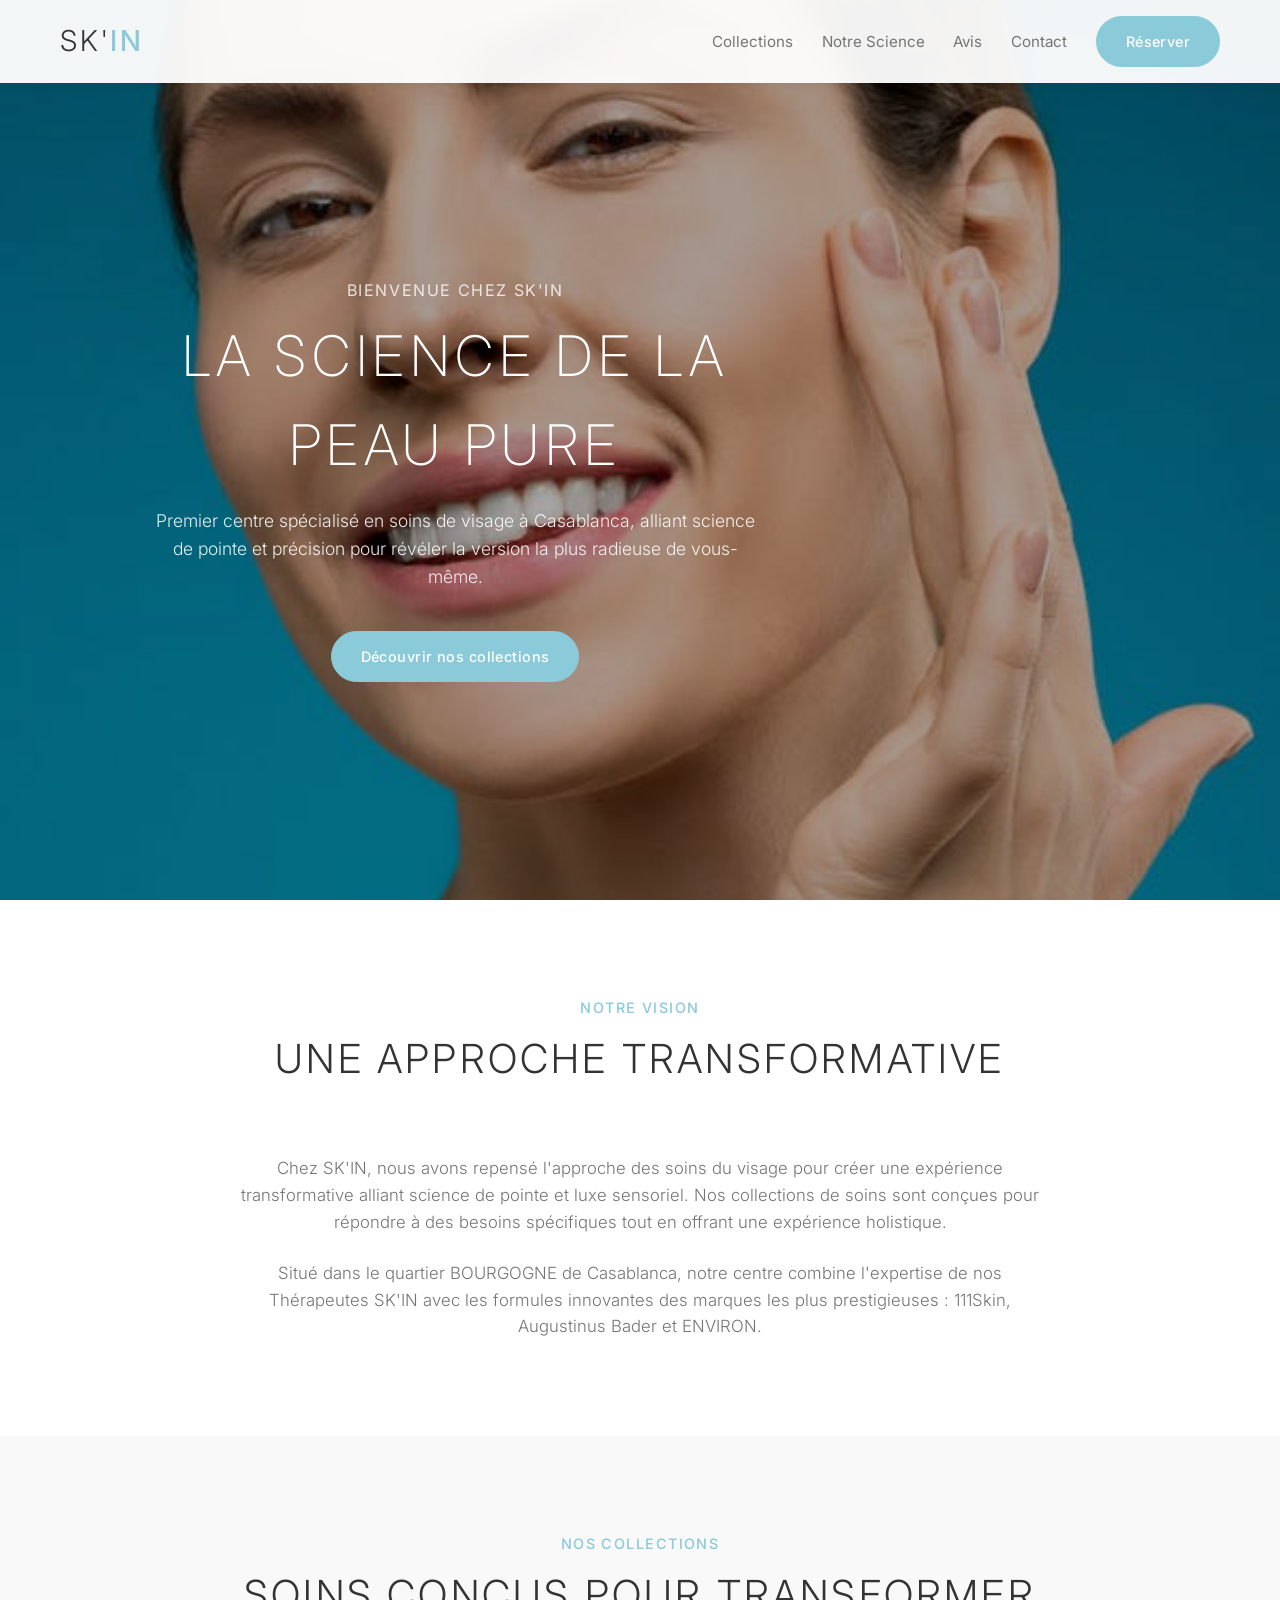
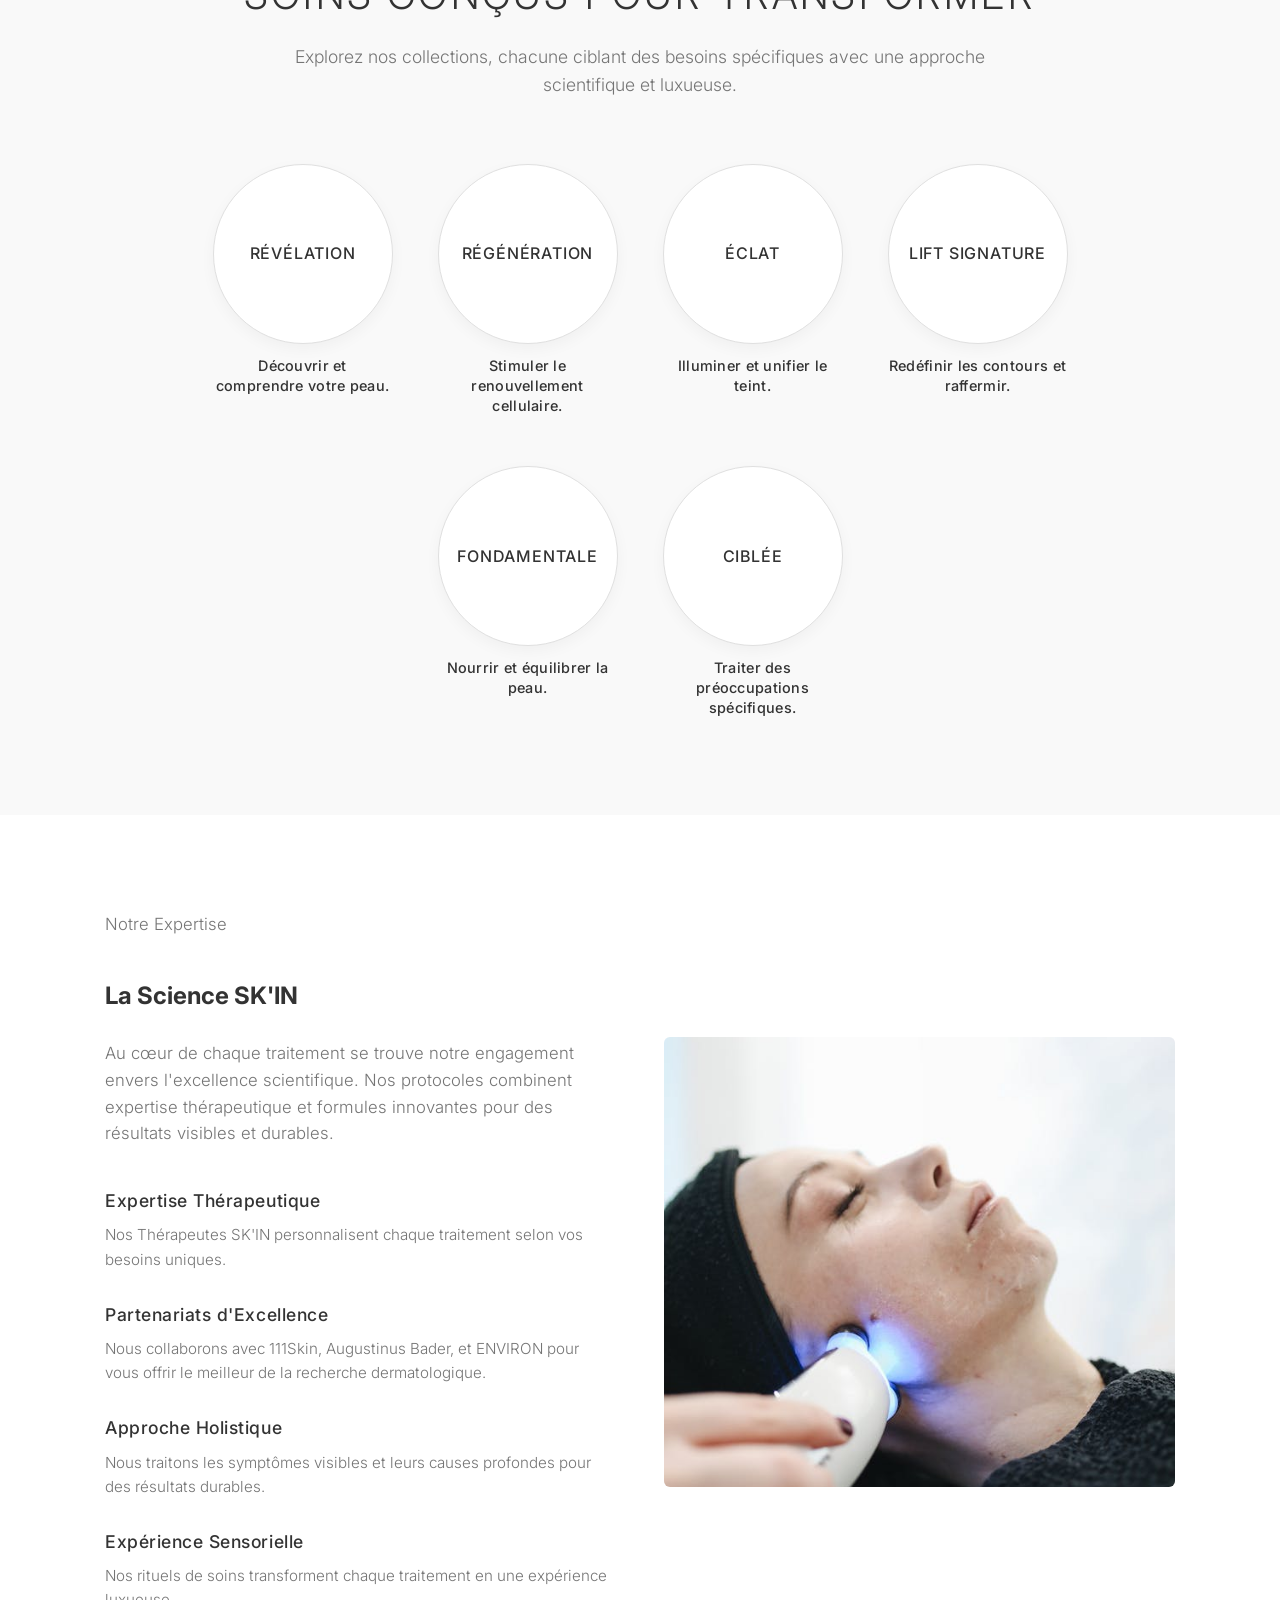
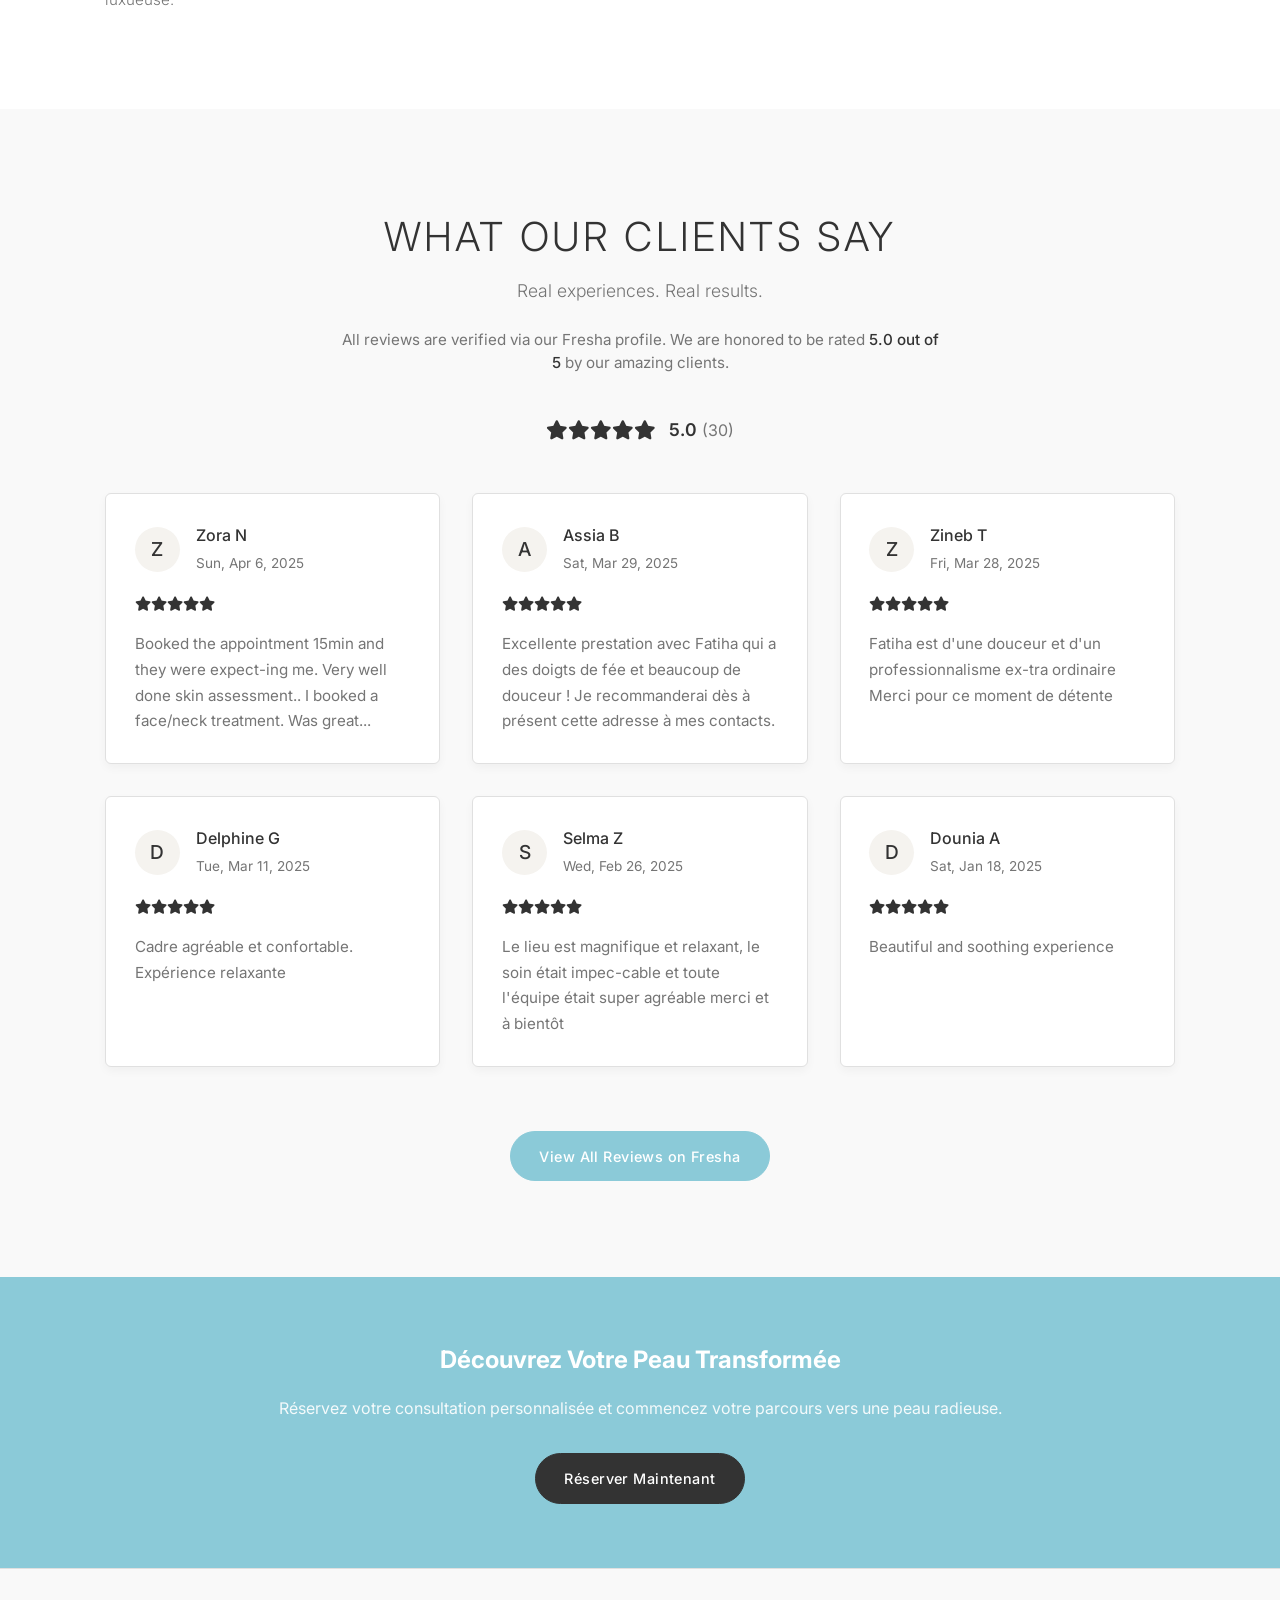
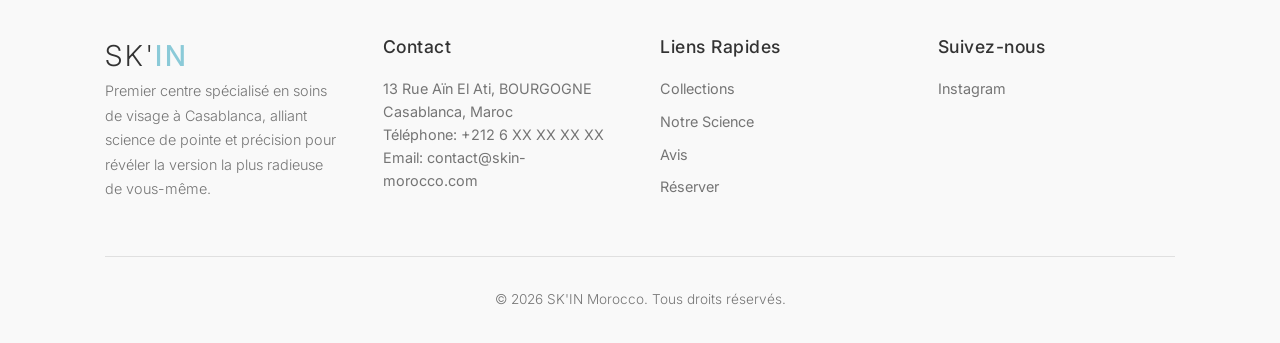
<file: index.html>
<!DOCTYPE html>
<html lang="fr">
<head>
    <meta charset="UTF-8">
    <meta name="viewport" content="width=device-width, initial-scale=1.0">
    <title>SK'IN Morocco - La Science de la Peau Pure</title>
    <meta name="description" content="SK'IN Morocco - Centre spécialisé en soins de visage haut de gamme à Casablanca, alliant science et précision.">
    <!-- Original Index Font -->
    <link href="https://fonts.googleapis.com/css2?family=Inter:wght@200;300;400;500;600;700&display=swap" rel="stylesheet">
    <!-- Font Awesome (CSS Version) -->
    <link rel="stylesheet" href="https://cdnjs.cloudflare.com/ajax/libs/font-awesome/6.0.0/css/all.min.css" integrity="sha512-9usAa10IRO0HhonpyAIVpjrylPvoDwiPUiKdWk5t3PyolY1cOd4DSE0Ga+ri4AuTroPR5aQvXU9xC6qOPnzFeg==" crossorigin="anonymous" referrerpolicy="no-referrer" />
    <!-- REMOVED Link to Harmonized Stylesheet -->
    <!-- <link rel="stylesheet" href="css/style.css"> -->

    <!-- START: Original Inline Styles for Index Page -->
    <style>
        /* Styles copied and adapted from bubbles.html and original index.html */
        :root {
            --bg-color: #FFFFFF;
            --bg-light: #F9F9F9; /* Light background for alternate sections */
            --text-color-primary: #333333;
            --text-color-secondary: #757575;
            --bubble-bg: #FFFFFF;
            --bubble-border: #E0E0E0;
            --bubble-shadow: rgba(0, 0, 0, 0.04);
            --accent-blue: #8BCAD8;
            --bubble-hover-border: var(--accent-blue);
            --bubble-hover-shadow: rgba(139, 202, 216, 0.15);
            --accent-dark: #444; /* Darker accent for buttons/links */
            --font-primary: 'Inter', sans-serif;
            /* UPDATED: Use a light beige for avatar backgrounds */
            --avatar-bg: #F5F3EF;
             /* Harmonized star color */
             --star-color: var(--text-color-primary);
        }

        * {
            margin: 0;
            padding: 0;
            box-sizing: border-box;
            font-family: var(--font-primary);
            -webkit-font-smoothing: antialiased;
            -moz-osx-font-smoothing: grayscale;
        }

        html {
            scroll-behavior: smooth;
            font-size: 16px;
        }

        body {
            background-color: var(--bg-color);
            color: var(--text-color-primary);
            min-height: 100vh;
            line-height: 1.6;
        }

        .container {
            max-width: 1100px;
            width: 90%; /* Use percentage for better responsiveness */
            margin: 0 auto;
            padding: 0 15px; /* Consistent horizontal padding */
        }

        /* Utility: Text Center */
        .text-center {
            text-align: center;
        }

        /* Header Styles */
        header {
            position: fixed; /* Make header sticky */
            top: 0;
            left: 0;
            width: 100%;
            background-color: rgba(255, 255, 255, 0.95); /* Semi-transparent white */
            box-shadow: 0 2px 10px rgba(0, 0, 0, 0.05);
            z-index: 1000;
            padding: 1rem 0;
            backdrop-filter: blur(5px);
             transition: padding 0.3s ease; /* Add transition for scroll effect */
        }
         /* Style for scrolled header (from main.js) */
        header.scrolled {
             padding: calc(1rem * 0.8) 0; /* Slightly reduce padding on scroll */
             box-shadow: 0 4px 15px rgba(0, 0, 0, 0.08);
        }


        .header-container {
            display: flex;
            justify-content: space-between;
            align-items: center;
            max-width: 1200px; /* Slightly wider for header content */
            margin: 0 auto;
            padding: 0 20px;
        }

        .logo {
            font-size: 1.8rem;
            font-weight: 300;
            color: var(--text-color-primary);
            text-decoration: none;
            letter-spacing: 0.1em;
        }

        .logo span {
            font-weight: 500;
            color: var(--accent-blue);
        }

        header nav ul {
            display: flex;
            align-items: center;
            list-style: none;
            gap: 1.8rem; /* Space between nav items */
        }

        header nav a {
            text-decoration: none;
            color: var(--text-color-secondary);
            font-weight: 400;
            font-size: 0.95rem;
            transition: color 0.3s ease;
        }

        header nav a:hover,
        header nav a.active {
            color: var(--accent-blue);
        }

        .mobile-menu-btn {
            display: none; /* Hide by default */
            background: none;
            border: none;
            font-size: 1.5rem;
            color: var(--text-color-primary);
            cursor: pointer;
        }

        /* Buttons */
         .btn {
            display: inline-block;
            background-color: var(--accent-blue);
            color: var(--bg-color);
            padding: 0.8rem 1.8rem;
            border-radius: 50px; /* Pill shape */
            text-decoration: none;
            font-weight: 500;
            font-size: 0.9rem;
            transition: background-color 0.3s ease, transform 0.2s ease, box-shadow 0.3s ease;
            border: 1px solid var(--accent-blue);
            cursor: pointer;
            text-align: center;
             letter-spacing: 0.03em;
        }

        .btn:hover {
            background-color: #7ab8c7; /* Slightly darker blue */
            transform: translateY(-2px);
             box-shadow: 0 4px 10px rgba(139, 202, 216, 0.3);
        }

        .btn-dark {
            background-color: var(--text-color-primary);
            border-color: var(--text-color-primary);
            color: var(--bg-color);
        }
        .btn-dark:hover {
             background-color: var(--text-color-secondary);
             border-color: var(--text-color-secondary);
             box-shadow: 0 4px 10px rgba(0, 0, 0, 0.15);
        }

         /* Outline button for collection cards (Needed if used anywhere on index) */
         .btn-outline {
             background-color: transparent;
             border: 1px solid var(--accent-blue);
             color: var(--accent-blue);
             padding: 0.6rem 1.5rem; /* Slightly smaller padding */
         }
         .btn-outline:hover {
             background-color: var(--accent-blue);
             color: var(--bg-color);
             box-shadow: none; /* Remove shadow for outline hover */
         }


        /* Hero Section */
        .hero {
            position: relative;
            min-height: 100vh; /* Use min-height */
            display: flex;
            align-items: center;
            justify-content: center;
            text-align: center;
            color: var(--bg-color);
            padding-top: 100px; /* Increased padding for header */
            padding-bottom: 40px; /* Add some bottom padding */
            overflow: hidden;
        }

        .hero-bg {
            position: absolute;
            top: 0;
            left: 0;
            width: 100%;
            height: 100%;
            background: url('images/hero-bg.jpg') no-repeat center center/cover;
            z-index: -2;
        }
         .hero-bg::after { /* Overlay */
            content: '';
            position: absolute;
            top: 0;
            left: 0;
            width: 100%;
            height: 100%;
            background-color: rgba(0, 0, 0, 0.35); /* Consistent overlay */
            z-index: -1;
         }

        .hero-content {
            max-width: 700px;
             z-index: 1;
        }

        .hero .subtitle {
            font-size: 1rem;
            font-weight: 400;
            letter-spacing: 0.1em;
            text-transform: uppercase;
            color: rgba(255, 255, 255, 0.8);
            margin-bottom: 0.5rem;
        }

        .hero h1 {
            font-size: 3.5rem;
            font-weight: 200;
            letter-spacing: 0.1em;
            text-transform: uppercase;
            margin-bottom: 1rem;
             color: var(--bg-color); /* Ensure white text */
        }

        .hero p {
            font-size: 1.1rem;
            font-weight: 300;
            margin-bottom: 2.5rem;
            color: rgba(255, 255, 255, 0.9);
            max-width: 600px;
            margin-left: auto;
            margin-right: auto;
        }

        /* General Section Styling */
        .section {
            padding: 6rem 0; /* Consistent vertical padding */
        }

        .section-light {
            background-color: var(--bg-light);
        }
         .section-accent {
            background-color: var(--accent-blue);
            color: var(--bg-color);
            padding: 4rem 0;
         }
         .section-accent h2 { color: var(--bg-color); margin-bottom: 1rem; }
         .section-accent p { color: rgba(255, 255, 255, 0.9); margin-bottom: 2rem; }


        .section-header {
            text-align: center;
            margin-bottom: 4rem;
        }

        .section-header .subtitle { /* Reuse subtitle class style */
            font-size: 0.9rem;
            font-weight: 500;
            color: var(--accent-blue);
            letter-spacing: 0.1em;
            text-transform: uppercase;
            margin-bottom: 0.5rem;
        }

        .section-header h2 {
            font-size: 2.5rem;
            font-weight: 300;
            letter-spacing: 0.08em;
            text-transform: uppercase;
            color: var(--text-color-primary);
            margin-bottom: 1rem;
        }

        .section-header p { /* Paragraph directly under section header */
            font-size: 1.1rem;
            color: var(--text-color-secondary);
            max-width: 700px;
            margin: 0 auto;
            font-weight: 300;
        }

        /* Introduction Section */
        .intro-content {
            max-width: 800px;
            margin: 0 auto;
            text-align: center;
            font-size: 1.05rem;
            color: var(--text-color-secondary);
        }
         .intro-content p {
            margin-bottom: 1.5rem;
            font-weight: 300;
         }
         .intro-content p:last-child { margin-bottom: 0; }

        /* Collections Section (Using Bubbles) */
        .concerns {
            display: flex;
            flex-wrap: wrap;
            justify-content: center;
            gap: 50px 45px; /* Row gap, Column gap */
            margin-top: 30px;
        }

        .concern-item {
            display: flex;
            flex-direction: column;
            align-items: center;
            width: 180px;
            gap: 12px; /* Increased gap */
            text-decoration: none; /* Make the whole item clickable */
            color: inherit; /* Inherit text color */
            transition: opacity 0.3s ease;
        }
        .concern-item:hover {
            opacity: 0.9; /* Slight feedback on hover */
        }

        .concern-bubble {
            position: relative;
            width: 100%;
            aspect-ratio: 1 / 1; /* ADDED: Ensure bubble is always square */
            background-color: var(--bubble-bg);
            border-radius: 50%;
            display: flex;
            align-items: center;
            justify-content: center;
            cursor: pointer;
            border: 1.5px solid var(--bubble-border);
            box-shadow: 0 5px 15px var(--bubble-shadow);
            overflow: hidden;
            transition: transform 0.35s cubic-bezier(0.4, 0, 0.2, 1),
                        box-shadow 0.35s cubic-bezier(0.4, 0, 0.2, 1),
                        border-color 0.35s ease-out;
        }

        .concern-item:hover .concern-bubble { /* Hover effect on item hover */
            transform: scale(1.04);
            border-color: var(--bubble-hover-border);
            box-shadow: 0 8px 25px var(--bubble-hover-shadow);
        }

        .concern-text {
            font-size: 1rem;
            font-weight: 500; /* Bolder text */
            text-align: center;
            line-height: 1.4;
            z-index: 2;
            padding: 0 15px;
            color: var(--text-color-primary);
            transition: color 0.3s ease-out;
            text-transform: uppercase;
            letter-spacing: 0.05em;
        }

        .concern-description {
            font-size: 0.9rem; /* Slightly larger */
            color: var(--text-color-primary); /* Darker color */
            font-weight: 500; /* Make it bolder */
            line-height: 1.4;
            text-align: center;
            max-width: 100%;
             letter-spacing: 0.02em; /* Subtle spacing */
             /* Removed margin-top: 8px; -> Use gap on parent */
        }

        .bubble-animation {
            position: absolute;
            width: 100%;
            height: 100%;
            top: 0;
            left: 0;
            pointer-events: none;
            z-index: 1;
            overflow: hidden;
            border-radius: 50%;
        }

        .mini-bubble {
            position: absolute;
            border-radius: 50%;
            opacity: 0;
            transform: scale(0);
        }


        /* Science Section */
        .science-section {
             padding: 6rem 0;
        }
        .science-grid {
            display: grid;
            grid-template-columns: repeat(auto-fit, minmax(300px, 1fr));
            gap: 3rem;
            align-items: center;
        }

        .science-content .subtitle { /* Reuse subtitle styling */ }
        .science-content h2 { /* Reuse h2 styling */ margin-bottom: 1.5rem; }
        .science-content > p { /* Target direct paragraph child */
             font-size: 1.05rem;
             color: var(--text-color-secondary);
             margin-bottom: 2.5rem;
             font-weight: 300;
        }

        .science-list {
             display: grid;
             gap: 1.8rem;
        }

        .science-item h4 {
             font-size: 1.1rem;
             font-weight: 500;
             color: var(--text-color-primary);
             margin-bottom: 0.5rem;
             letter-spacing: 0.03em;
        }
        .science-item p {
            font-size: 0.95rem;
            color: var(--text-color-secondary);
            font-weight: 300;
        }

        .science-image {
            min-height: 450px;
            background-size: cover;
            background-position: center;
            border-radius: 6px; /* Consistent border radius */
        }

        /* Reviews Section - UPDATED */
        .reviews-section {
            padding: 6rem 0;
            background-color: var(--bg-light);
        }
        /* Use specific classes for review title/subtitle for potential overrides */
        .section-header .reviews-title { /* Target h2 with specific class */
            font-size: 2.5rem; /* Same as default h2 */
            font-weight: 300;
            letter-spacing: 0.08em;
            text-transform: uppercase;
            color: var(--text-color-primary);
            margin-bottom: 0.5rem; /* Less margin before subtitle */
        }
        .section-header .reviews-subtitle { /* Target p with specific class */
            font-size: 1.1rem;
            color: var(--text-color-secondary);
            max-width: 700px;
            margin: 0 auto;
            font-weight: 300;
        }

        .reviews-microcopy {
             font-size: 0.95rem;
             color: var(--text-color-secondary);
             margin-top: -2.5rem; /* Pull up closer to header */
             margin-bottom: 2.5rem; /* Space before overall rating or grid */
             max-width: 600px;
             margin-left: auto;
             margin-right: auto;
             line-height: 1.5;
        }
         .reviews-microcopy strong {
             color: var(--text-color-primary);
             font-weight: 500;
         }

        .overall-rating {
            text-align: center;
            margin-bottom: 3rem; /* Consistent bottom margin */
            font-size: 1.1rem;
            font-weight: 500;
            /* Removed margin-top to let microcopy control spacing */
        }
        .overall-rating .stars {
            color: var(--star-color); /* Uses variable defined at top */
            margin-right: 0.5rem;
            font-size: 1.2rem; /* Slightly larger stars */
            vertical-align: middle;
        }
        .overall-rating .rating-value {
            color: var(--text-color-primary);
            font-weight: 600;
             vertical-align: middle;
        }
        .overall-rating .review-count {
            color: var(--text-color-secondary);
            font-weight: 400;
            font-size: 1rem; /* Slightly smaller */
             vertical-align: middle;
        }

        .reviews-grid {
            display: grid;
            grid-template-columns: repeat(auto-fit, minmax(320px, 1fr));
            gap: 2rem; /* Gap between review cards */
            margin-bottom: 4rem; /* Space before CTA button */
        }

        .review-card {
            background-color: var(--bg-color);
            border: 1px solid var(--bubble-border);
            border-radius: 6px; /* Consistent radius */
            padding: 1.8rem;
            box-shadow: 0 4px 10px var(--bubble-shadow);
            transition: border-color 0.3s ease, box-shadow 0.3s ease; /* Updated transition */
            display: flex; /* ADDED: Flex column layout */
            flex-direction: column; /* ADDED: Stack items vertically */
        }
        @media (hover: hover) { /* Apply hover only on devices that support hover */
             .review-card:hover {
                  border-color: var(--accent-blue);
                  box-shadow: 0 6px 15px rgba(139, 202, 216, 0.1); /* Subtle blue shadow */
             }
        }


        .review-header {
            display: flex;
            align-items: center;
            margin-bottom: 1rem;
        }

        .review-avatar {
            width: 45px;
            height: 45px;
            border-radius: 50%;
            background-color: var(--avatar-bg); /* Light Beige */
            color: var(--text-color-primary); /* Keep text dark for contrast */
            display: flex;
            align-items: center;
            justify-content: center;
            font-weight: 500; /* Slightly less bold */
            font-size: 1.2rem;
            margin-right: 1rem;
            flex-shrink: 0; /* Prevent shrinking */
        }

        .review-info {
             flex-grow: 1; /* Allow info to take remaining space */
        }
        /* Updated class names */
        .review-info .review-name { /* Specific class */
            font-size: 1rem;
            font-weight: 500; /* Slightly less bold */
            color: var(--text-color-primary);
            margin-bottom: 0.1rem;
        }
        .review-info .review-date { /* Specific class */
            font-size: 0.85rem;
            color: var(--text-color-secondary);
        }

        .review-rating {
            margin-bottom: 1rem;
            color: var(--star-color); /* Uses variable */
            font-size: 0.9rem;
        }

        .review-text {
            font-size: 0.95rem;
            color: var(--text-color-secondary);
            line-height: 1.7; /* Slightly increased line height */
            font-weight: 400;
            flex-grow: 1; /* ADDED: Allow text to fill remaining space */
            margin-bottom: 0; /* Ensure no extra bottom margin */
        }

        /* Style for the new CTA button area */
        .reviews-cta {
             text-align: center;
             /* Margin bottom handled by grid gap, top by grid margin */
        }
         .reviews-cta .btn {
             /* Use existing btn styles, maybe slight adjustments if needed */
             /* Example: padding: 0.9rem 2rem; */
         }


        /* Footer Styles */
        footer {
            background-color: var(--bg-light); /* Light footer for this design */
            color: var(--text-color-secondary);
            padding: 4rem 0 2rem 0;
            font-size: 0.9rem;
             border-top: 1px solid var(--bubble-border); /* Added top border */
        }

        .footer-grid {
            display: grid;
            grid-template-columns: repeat(auto-fit, minmax(200px, 1fr));
            gap: 2.5rem;
            margin-bottom: 3rem;
        }

        .footer-logo { /* Use existing logo class */ }
        .footer-about p { line-height: 1.7; font-weight: 300; }
        footer h4 {
            font-size: 1.1rem; font-weight: 500; color: var(--text-color-primary);
            margin-bottom: 1rem; letter-spacing: 0.03em;
        }
        footer ul { list-style: none; padding: 0; }
        footer ul li { margin-bottom: 0.6rem; }
        footer a { text-decoration: none; color: var(--text-color-secondary); transition: color 0.3s ease; } /* Added default link styles */
        footer a:hover { color: var(--accent-blue); }
        .footer-bottom {
            text-align: center; padding-top: 2rem;
            border-top: 1px solid var(--bubble-border);
            font-size: 0.85rem; font-weight: 300;
        }

        /* Responsive Adjustments */
        @media (max-width: 992px) {
             html { font-size: 15px; }
             .hero h1 { font-size: 3rem; }
             .section, .reviews-section { padding: 5rem 0; }
             .section-header h2, .section-header .reviews-title { font-size: 2.2rem; } /* Adjust review title too */
             .concern-item { width: 165px; }
             .concerns { gap: 40px 35px; }
             .science-grid { grid-template-columns: 1fr; }
             .science-image { order: -1; min-height: 350px; }
        }

        @media (max-width: 768px) {
            .header-container { padding: 0 15px; }
             /* Mobile Nav needs rules for when .active is added by JS */
            header nav ul {
                 display: none; /* Hide desktop nav */
                 position: absolute; top: 100%; left: 0; width: 100%;
                 background-color: var(--bg-color); flex-direction: column;
                 padding: 1rem 0; box-shadow: 0 5px 10px rgba(0, 0, 0, 0.05);
                 gap: 0; border-top: 1px solid var(--bubble-border);
            }
            header nav ul.active { display: flex; } /* Show when active */
            header nav ul li { width: 100%; text-align: center; }
            header nav ul li a { display: block; padding: 1rem 0; width: 100%; }
            header nav .btn { display: block; margin: 1rem auto; width: 80%; }
            .mobile-menu-btn { display: block; } /* Show hamburger */

            .hero h1 { font-size: 2.5rem; letter-spacing: 0.08em; }
            .hero p { font-size: 1rem; }
            .section, .reviews-section { padding: 4rem 0; }
            .section-header h2, .section-header .reviews-title { font-size: 2rem; } /* Adjust review title too */
            .concern-item { width: 145px; }
            .concerns { gap: 35px 30px; }
            .footer-grid { grid-template-columns: 1fr; text-align: center;}
            .footer-about p { max-width: 400px; margin: 0 auto; }
             .reviews-grid { grid-template-columns: 1fr; /* Stack reviews */ }
             .reviews-microcopy { margin-top: -2rem; margin-bottom: 2rem; } /* Adjust spacing */
        }

        @media (max-width: 480px) {
             html { font-size: 14px; }
             .hero h1 { font-size: 2rem; }
             .section-header h2, .section-header .reviews-title { font-size: 1.8rem; } /* Adjust review title too */
             .concern-item { width: calc(50% - 15px); /* Two bubbles per row */ }
             .concerns { gap: 30px; } /* Equal gap */
             .review-card { padding: 1.5rem; }
             .reviews-grid { grid-template-columns: 1fr; gap: 1.5rem; margin-bottom: 3rem;} /* Adjust grid gap and bottom margin */
             .reviews-microcopy { font-size: 0.9rem; }
        }
    </style>
    <!-- END: Original Inline Styles for Index Page -->
</head>
<body>
    <!-- Header -->
    <header>
        <div class="header-container">
            <a href="index.html" class="logo">SK'<span>IN</span></a>
            <nav>
                <!-- Added IDs for JS targeting -->
                <button class="mobile-menu-btn" id="mobile-menu-toggle" aria-label="Menu">
                    <i class="fas fa-bars"></i>
                </button>
                <ul id="main-nav">
                    <li><a href="#collections">Collections</a></li>
                    <li><a href="#science">Notre Science</a></li>
                    <li><a href="#reviews">Avis</a></li>
                    <li><a href="#contact">Contact</a></li>
                    <li><a href="https://www.fresha.com/a/skin-casablanca-13-rue-ain-el-ati-qdju14xa/booking" class="btn" target="_blank">Réserver</a></li>
                </ul>
            </nav>
        </div>
    </header>

    <!-- Hero Section -->
    <section class="hero">
        <div class="container">
            <div class="hero-content">
                <p class="subtitle">Bienvenue chez SK'IN</p>
                <h1>La Science de la Peau Pure</h1>
                <p>Premier centre spécialisé en soins de visage à Casablanca, alliant science de pointe et précision pour révéler la version la plus radieuse de vous-même.</p>
                <a href="#collections" class="btn">Découvrir nos collections</a>
            </div>
        </div>
        <!-- Corrected Image Path -->
        <div class="hero-bg" style="background-image: url('images/hero-bg.jpg');"></div>
    </section>

    <!-- Introduction Section -->
    <section class="section">
        <div class="container">
            <div class="section-header text-center">
                <p class="subtitle">Notre Vision</p>
                <h2>Une Approche Transformative</h2>
                 <!-- Text directly in intro-content -->
            </div>
            <div class="intro-content">
                <p>Chez SK'IN, nous avons repensé l'approche des soins du visage pour créer une expérience transformative alliant science de pointe et luxe sensoriel. Nos collections de soins sont conçues pour répondre à des besoins spécifiques tout en offrant une expérience holistique.</p>
                <p>Situé dans le quartier BOURGOGNE de Casablanca, notre centre combine l'expertise de nos Thérapeutes SK'IN avec les formules innovantes des marques les plus prestigieuses : 111Skin, Augustinus Bader et ENVIRON.</p>
            </div>
        </div>
    </section>

    <!-- Collections Section (Bubbles) -->
    <section id="collections" class="section section-light">
        <div class="container">
            <div class="section-header text-center">
                <p class="subtitle">Nos Collections</p>
                <h2>Soins Conçus pour Transformer</h2>
                <p>Explorez nos collections, chacune ciblant des besoins spécifiques avec une approche scientifique et luxueuse.</p>
            </div>
            <div class="concerns">
                 <!-- Révélation -->
                 <a href="revelation.html" class="concern-item">
                     <div class="concern-bubble" id="revelation">
                         <div class="concern-text">Révélation</div>
                         <div class="bubble-animation"></div>
                     </div>
                     <p class="concern-description">Découvrir et comprendre votre peau.</p>
                 </a>
                 <!-- Régénération -->
                 <a href="regeneration.html" class="concern-item">
                     <div class="concern-bubble" id="regeneration">
                         <div class="concern-text">Régénération</div>
                         <div class="bubble-animation"></div>
                     </div>
                     <p class="concern-description">Stimuler le renouvellement cellulaire.</p>
                 </a>
                 <!-- Éclat -->
                 <a href="eclat.html" class="concern-item">
                     <div class="concern-bubble" id="eclat">
                         <div class="concern-text">Éclat</div>
                         <div class="bubble-animation"></div>
                     </div>
                     <p class="concern-description">Illuminer et unifier le teint.</p>
                 </a>
                 <!-- Lift Signature -->
                 <a href="liftsignature.html" class="concern-item">
                     <div class="concern-bubble" id="Lift Signature">
                         <div class="concern-text">Lift Signature</div>
                         <div class="bubble-animation"></div>
                     </div>
                     <p class="concern-description">Redéfinir les contours et raffermir.</p>
                 </a>
                 <!-- Fondamentale -->
                 <a href="fondamentale.html" class="concern-item">
                     <div class="concern-bubble" id="fondamentale">
                         <div class="concern-text">Fondamentale</div>
                         <div class="bubble-animation"></div>
                     </div>
                     <p class="concern-description">Nourrir et équilibrer la peau.</p>
                 </a>
                 <!-- Ciblée -->
                 <a href="ciblee.html" class="concern-item">
                     <div class="concern-bubble" id="ciblee">
                         <div class="concern-text">Ciblée</div>
                         <div class="bubble-animation"></div>
                     </div>
                     <p class="concern-description">Traiter des préoccupations spécifiques.</p>
                 </a>
            </div>
        </div>
    </section>

    <!-- Science Section -->
    <section id="science" class="science-section">
        <div class="container">
            <div class="science-grid">
                <div class="science-content">
                    <p class="subtitle">Notre Expertise</p>
                    <h2>La Science SK'IN</h2>
                    <p>Au cœur de chaque traitement se trouve notre engagement envers l'excellence scientifique. Nos protocoles combinent expertise thérapeutique et formules innovantes pour des résultats visibles et durables.</p>
                    <div class="science-list">
                        <div class="science-item">
                            <h4>Expertise Thérapeutique</h4>
                            <p>Nos Thérapeutes SK'IN personnalisent chaque traitement selon vos besoins uniques.</p>
                        </div>
                        <div class="science-item">
                            <h4>Partenariats d'Excellence</h4>
                            <p>Nous collaborons avec 111Skin, Augustinus Bader, et ENVIRON pour vous offrir le meilleur de la recherche dermatologique.</p>
                        </div>
                        <div class="science-item">
                            <h4>Approche Holistique</h4>
                            <p>Nous traitons les symptômes visibles et leurs causes profondes pour des résultats durables.</p>
                        </div>
                        <div class="science-item">
                            <h4>Expérience Sensorielle</h4>
                            <p>Nos rituels de soins transforment chaque traitement en une expérience luxueuse.</p>
                        </div>
                    </div>
                </div>
                 <!-- Image Path & Use CSS class -->
                <div class="science-image" style="background-image: url('images/science-skin.jpg');"></div>
            </div>
        </div>
    </section>

    <!-- Reviews Section - UPDATED HTML STRUCTURE -->
    <section id="reviews" class="reviews-section">
        <div class="container">
            <!-- UPDATED: Section Header with new title and subtitle -->
            <div class="section-header text-center">
                <h2 class="reviews-title">What Our Clients Say</h2> <!-- Specific class for potential style tweaks -->
                <p class="reviews-subtitle">Real experiences. Real results.</p> <!-- Specific class -->
            </div>

            <!-- ADDED: Microcopy -->
            <p class="reviews-microcopy text-center">
                All reviews are verified via our Fresha profile. We are honored to be rated <strong>5.0 out of 5</strong> by our amazing clients.
            </p>

            <!-- Existing Overall Rating (Optional: You can keep or remove this based on preference) -->
            <div class="overall-rating">
                <span class="stars">
                    <i class="fas fa-star"></i><i class="fas fa-star"></i><i class="fas fa-star"></i><i class="fas fa-star"></i><i class="fas fa-star"></i>
                </span>
                <span class="rating-value">5.0</span>
                <span class="review-count">(30)</span>
            </div>

            <!-- UPDATED: Reviews Grid uses refined card structure -->
            <div class="reviews-grid">
                <!-- Review Card 1 -->
                <div class="review-card">
                    <div class="review-header">
                        <div class="review-avatar">Z</div>
                        <div class="review-info">
                            <h4 class="review-name">Zora N</h4> <!-- More specific class -->
                            <span class="review-date">Sun, Apr 6, 2025</span> <!-- More specific class -->
                        </div>
                    </div>
                    <div class="review-rating">
                        <i class="fas fa-star"></i><i class="fas fa-star"></i><i class="fas fa-star"></i><i class="fas fa-star"></i><i class="fas fa-star"></i>
                    </div>
                    <p class="review-text">
                        Booked the appointment 15min and they were expect-ing me. Very well done skin assessment.. I booked a face/neck treatment. Was great...
                    </p>
                </div>

                <!-- Review Card 2 -->
                 <div class="review-card">
                     <div class="review-header">
                         <div class="review-avatar">A</div>
                         <div class="review-info">
                             <h4 class="review-name">Assia B</h4>
                             <span class="review-date">Sat, Mar 29, 2025</span>
                         </div>
                     </div>
                     <div class="review-rating">
                         <i class="fas fa-star"></i><i class="fas fa-star"></i><i class="fas fa-star"></i><i class="fas fa-star"></i><i class="fas fa-star"></i>
                     </div>
                     <p class="review-text">
                         Excellente prestation avec Fatiha qui a des doigts de fée et beaucoup de douceur ! Je recommanderai dès à présent cette adresse à mes contacts.
                     </p>
                 </div>

                 <!-- Review Card 3 -->
                 <div class="review-card">
                     <div class="review-header">
                         <div class="review-avatar">Z</div>
                         <div class="review-info">
                             <h4 class="review-name">Zineb T</h4>
                             <span class="review-date">Fri, Mar 28, 2025</span>
                         </div>
                     </div>
                     <div class="review-rating">
                         <i class="fas fa-star"></i><i class="fas fa-star"></i><i class="fas fa-star"></i><i class="fas fa-star"></i><i class="fas fa-star"></i>
                     </div>
                     <p class="review-text">
                         Fatiha est d'une douceur et d'un professionnalisme ex-tra ordinaire Merci pour ce moment de détente
                     </p>
                 </div>

                 <!-- Review Card 4 -->
                 <div class="review-card">
                     <div class="review-header">
                         <div class="review-avatar">D</div>
                         <div class="review-info">
                             <h4 class="review-name">Delphine G</h4>
                             <span class="review-date">Tue, Mar 11, 2025</span>
                         </div>
                     </div>
                     <div class="review-rating">
                         <i class="fas fa-star"></i><i class="fas fa-star"></i><i class="fas fa-star"></i><i class="fas fa-star"></i><i class="fas fa-star"></i>
                     </div>
                     <p class="review-text">
                         Cadre agréable et confortable. Expérience relaxante
                     </p>
                 </div>

                 <!-- Review Card 5 -->
                  <div class="review-card">
                     <div class="review-header">
                         <div class="review-avatar">S</div>
                         <div class="review-info">
                             <h4 class="review-name">Selma Z</h4>
                             <span class="review-date">Wed, Feb 26, 2025</span>
                         </div>
                     </div>
                     <div class="review-rating">
                         <i class="fas fa-star"></i><i class="fas fa-star"></i><i class="fas fa-star"></i><i class="fas fa-star"></i><i class="fas fa-star"></i>
                     </div>
                     <p class="review-text">
                         Le lieu est magnifique et relaxant, le soin était impec-cable et toute l'équipe était super agréable merci et à bientôt
                     </p>
                 </div>

                 <!-- Review Card 6 -->
                  <div class="review-card">
                     <div class="review-header">
                         <div class="review-avatar">D</div>
                         <div class="review-info">
                             <h4 class="review-name">Dounia A</h4>
                             <span class="review-date">Sat, Jan 18, 2025</span>
                         </div>
                     </div>
                     <div class="review-rating">
                         <i class="fas fa-star"></i><i class="fas fa-star"></i><i class="fas fa-star"></i><i class="fas fa-star"></i><i class="fas fa-star"></i>
                     </div>
                     <p class="review-text">
                         Beautiful and soothing experience
                     </p>
                 </div>
                 <!-- End Review Cards -->
            </div>

            <!-- ADDED: CTA Button -->
            <div class="reviews-cta text-center">
                <a href="https://www.fresha.com/a/skin-casablanca-13-rue-ain-el-ati-qdju14xa/reviews" target="_blank" class="btn"> <!-- Using existing .btn style -->
                    View All Reviews on Fresha
                </a>
            </div>
        </div>
    </section>
    <!-- END OF UPDATED REVIEWS SECTION -->

    <!-- Call to Action -->
    <section class="section-accent">
        <div class="container text-center">
            <h2>Découvrez Votre Peau Transformée</h2>
            <p>Réservez votre consultation personnalisée et commencez votre parcours vers une peau radieuse.</p>
            <a href="https://www.fresha.com/a/skin-casablanca-13-rue-ain-el-ati-qdju14xa/booking" class="btn btn-dark" target="_blank">Réserver Maintenant</a>
        </div>
    </section>

    <!-- Footer -->
    <footer id="contact">
        <div class="container">
            <div class="footer-grid">
                <div class="footer-about">
                    <div class="footer-logo logo">SK'<span>IN</span></div> <!-- Re-applied logo class for consistency -->
                    <p>Premier centre spécialisé en soins de visage à Casablanca, alliant science de pointe et précision pour révéler la version la plus radieuse de vous-même.</p>
                </div>
                <div class="footer-contact">
                    <h4>Contact</h4>
                    <p>13 Rue Aïn El Ati, BOURGOGNE</p>
                    <p>Casablanca, Maroc</p>
                    <p>Téléphone: +212 6 XX XX XX XX</p> <!-- Placeholder -->
                    <p>Email: contact@skin-morocco.com</p>
                </div>
                <div class="footer-links">
                    <h4>Liens Rapides</h4>
                    <ul>
                        <li><a href="#collections">Collections</a></li>
                        <li><a href="#science">Notre Science</a></li>
                        <li><a href="#reviews">Avis</a></li>
                        <li><a href="https://www.fresha.com/a/skin-casablanca-13-rue-ain-el-ati-qdju14xa/booking" target="_blank">Réserver</a></li>
                    </ul>
                </div>
                <div class="footer-social">
                    <h4>Suivez-nous</h4>
                    <ul>
                        <li><a href="https://www.instagram.com/skin.morocco/" target="_blank">Instagram</a></li>
                        <!-- <li><a href="#" target="_blank">Facebook</a></li> -->
                    </ul>
                </div>
            </div>
            <div class="footer-bottom">
                <p>© <script>document.write(new Date().getFullYear());</script> SK'IN Morocco. Tous droits réservés.</p>
            </div>
        </div>
    </footer>

    <!-- Link to Harmonized JS (Still needed for mobile menu, etc.) -->
    <script src="js/main.js"></script>

    <!-- Bubble Animation Script (INDEX PAGE ONLY - Kept as it's specific) -->
    <script>
        document.addEventListener('DOMContentLoaded', function() {
            const concernItems = document.querySelectorAll('.concern-item');
            const accentBlue = getComputedStyle(document.documentElement).getPropertyValue('--accent-blue').trim();

            function createMiniBubbles(bubbleElement) {
                const bubbleAnimationContainer = bubbleElement.querySelector('.bubble-animation');
                if (!bubbleAnimationContainer) return;
                 while (bubbleAnimationContainer.firstChild) { bubbleAnimationContainer.removeChild(bubbleAnimationContainer.firstChild); }
                const bubbleCount = Math.floor(Math.random() * 5) + 6;
                for (let i = 0; i < bubbleCount; i++) {
                    const bubble = document.createElement('div'); bubble.classList.add('mini-bubble');
                    const size = Math.floor(Math.random() * 7) + 3; bubble.style.width = `${size}px`; bubble.style.height = `${size}px`;
                    if (Math.random() > 0.4) { bubble.style.backgroundColor = accentBlue + '99'; } else { bubble.style.backgroundColor = 'rgba(224, 224, 224, 0.6)'; }
                    const startX = Math.random() * 50 + 25; const startY = Math.random() * 20 + 75; bubble.style.left = `${startX}%`; bubble.style.top = `${startY}%`;
                    bubbleAnimationContainer.appendChild(bubble); animateBubble(bubble, startX, startY);
                }
            }
            function animateBubble(bubble, startX, startY) {
                const endY = startY - (Math.random() * 40 + 30); const midX = startX + (Math.random() * 10 - 5); const endX = startX + (Math.random() * 8 - 4);
                const duration = Math.random() * 2 + 1.8; const delay = Math.random() * 0.4;
                bubble.animate([ { transform: 'scale(0)', opacity: 0, offset: 0 }, { transform: 'scale(1)', opacity: 0.8, offset: 0.15 }, { transform: 'scale(1)', opacity: 0.6, offset: 0.8 }, { transform: 'scale(0.6)', opacity: 0, offset: 1 } ], { duration: duration * 1000, easing: 'cubic-bezier(0.33, 1, 0.68, 1)', fill: 'forwards', delay: delay * 1000 });
                bubble.animate([ { top: `${startY}%`, left: `${startX}%` }, { top: `${(startY + endY)/2}%`, left: `${midX}%`}, { top: `${endY}%`, left: `${endX}%` } ], { duration: duration * 1000, easing: 'cubic-bezier(0.33, 1, 0.68, 1)', fill: 'forwards', delay: delay * 1000 });
                Promise.allSettled(bubble.getAnimations().map(anim => anim.finished)).then(() => { if (bubble.parentNode) { bubble.parentNode.removeChild(bubble); } });
            }
            concernItems.forEach(item => {
                const bubble = item.querySelector('.concern-bubble'); if (!bubble) return;
                let canBubble = true; let enterTimeout;
                 item.addEventListener('mouseenter', function() {
                    const currentBubble = this.querySelector('.concern-bubble'); clearTimeout(enterTimeout);
                    if (canBubble) { createMiniBubbles(currentBubble); canBubble = false; enterTimeout = setTimeout(() => { canBubble = true; }, 400); }
                });
            });
        });
    </script>

</body>
</html>
</file>
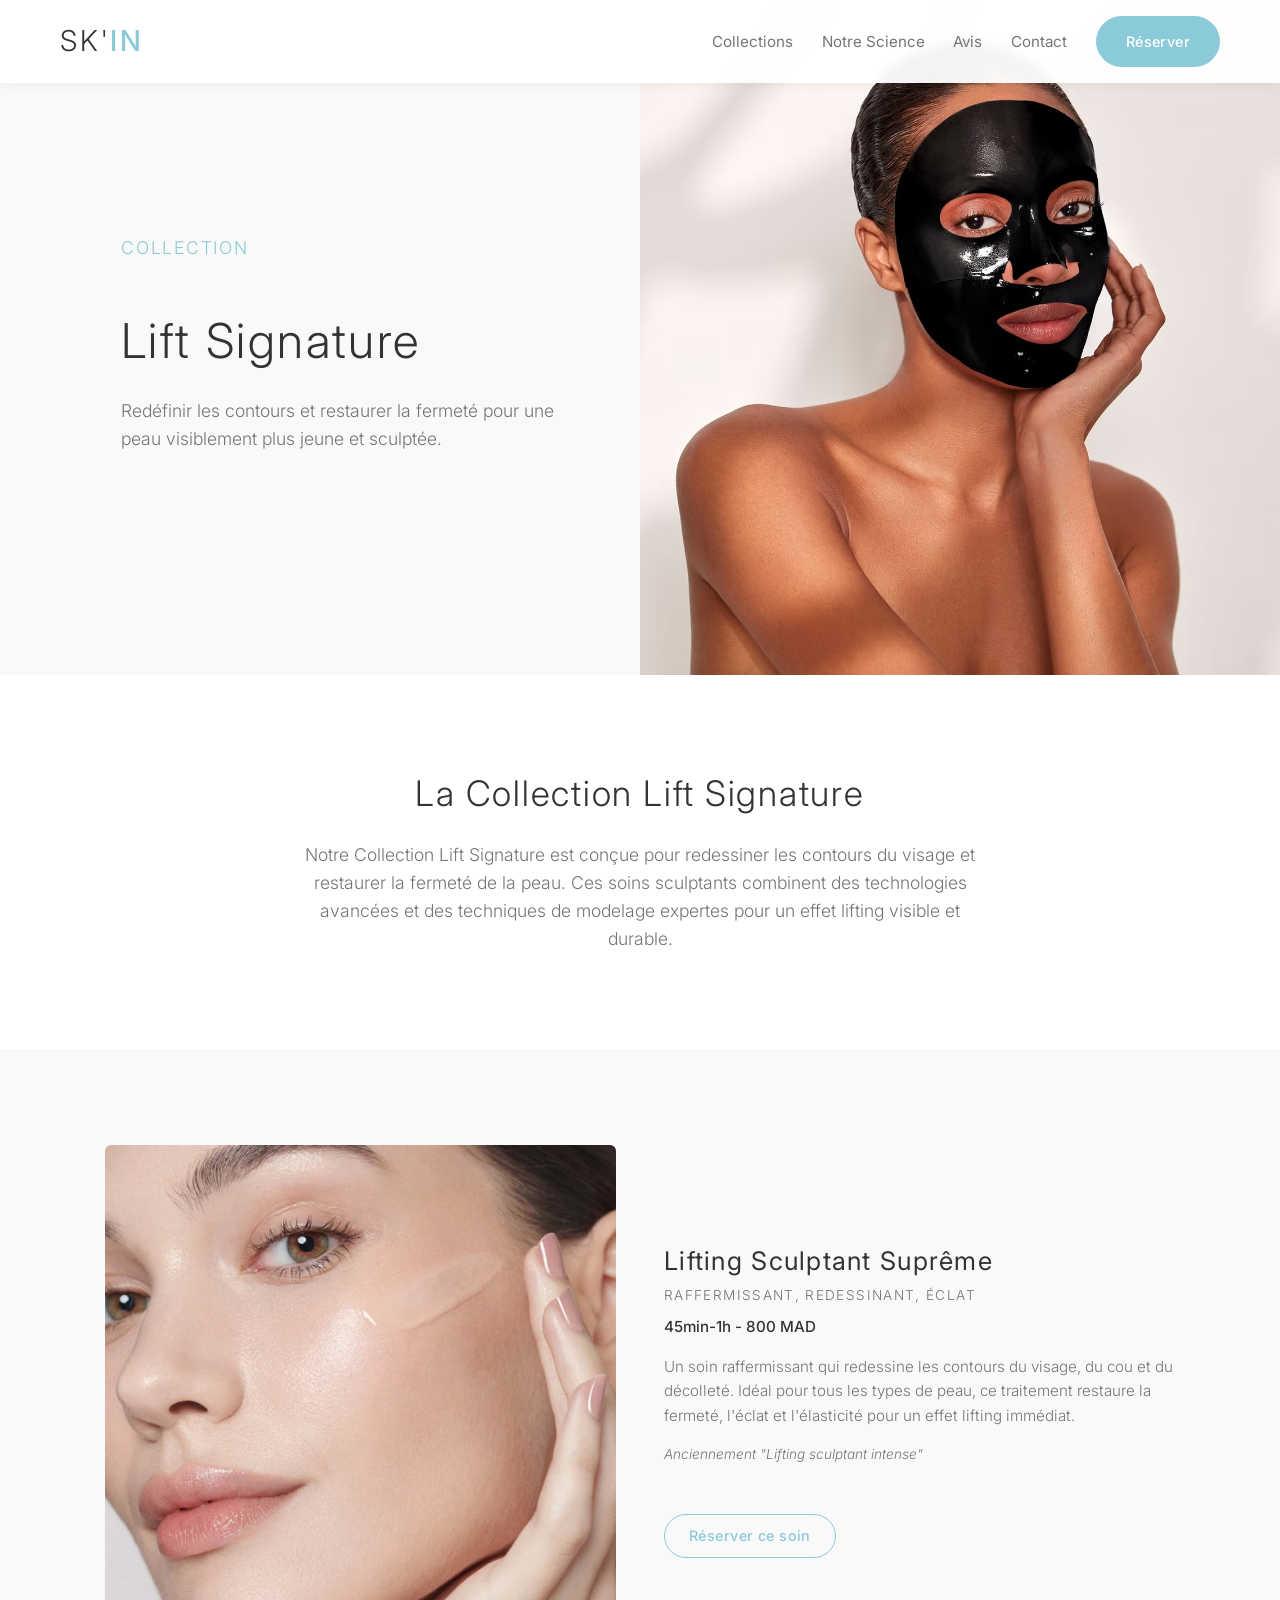
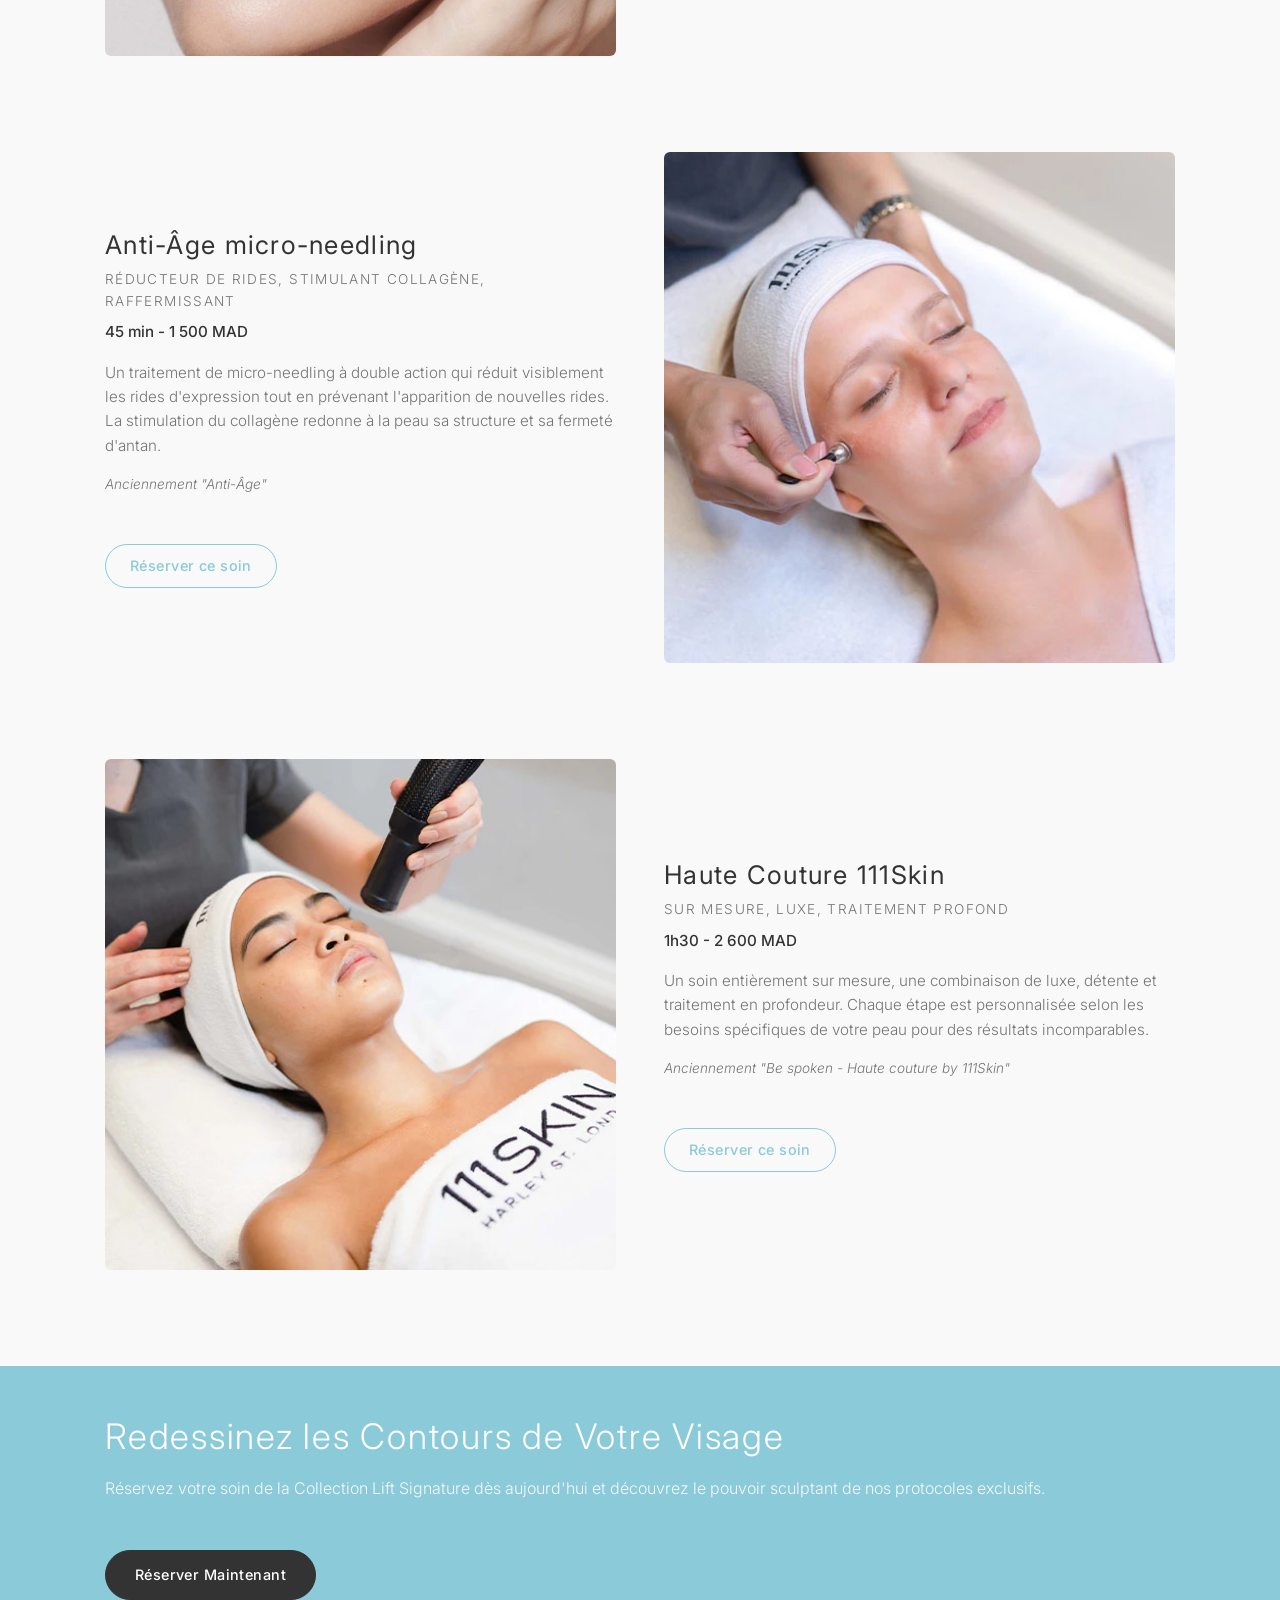
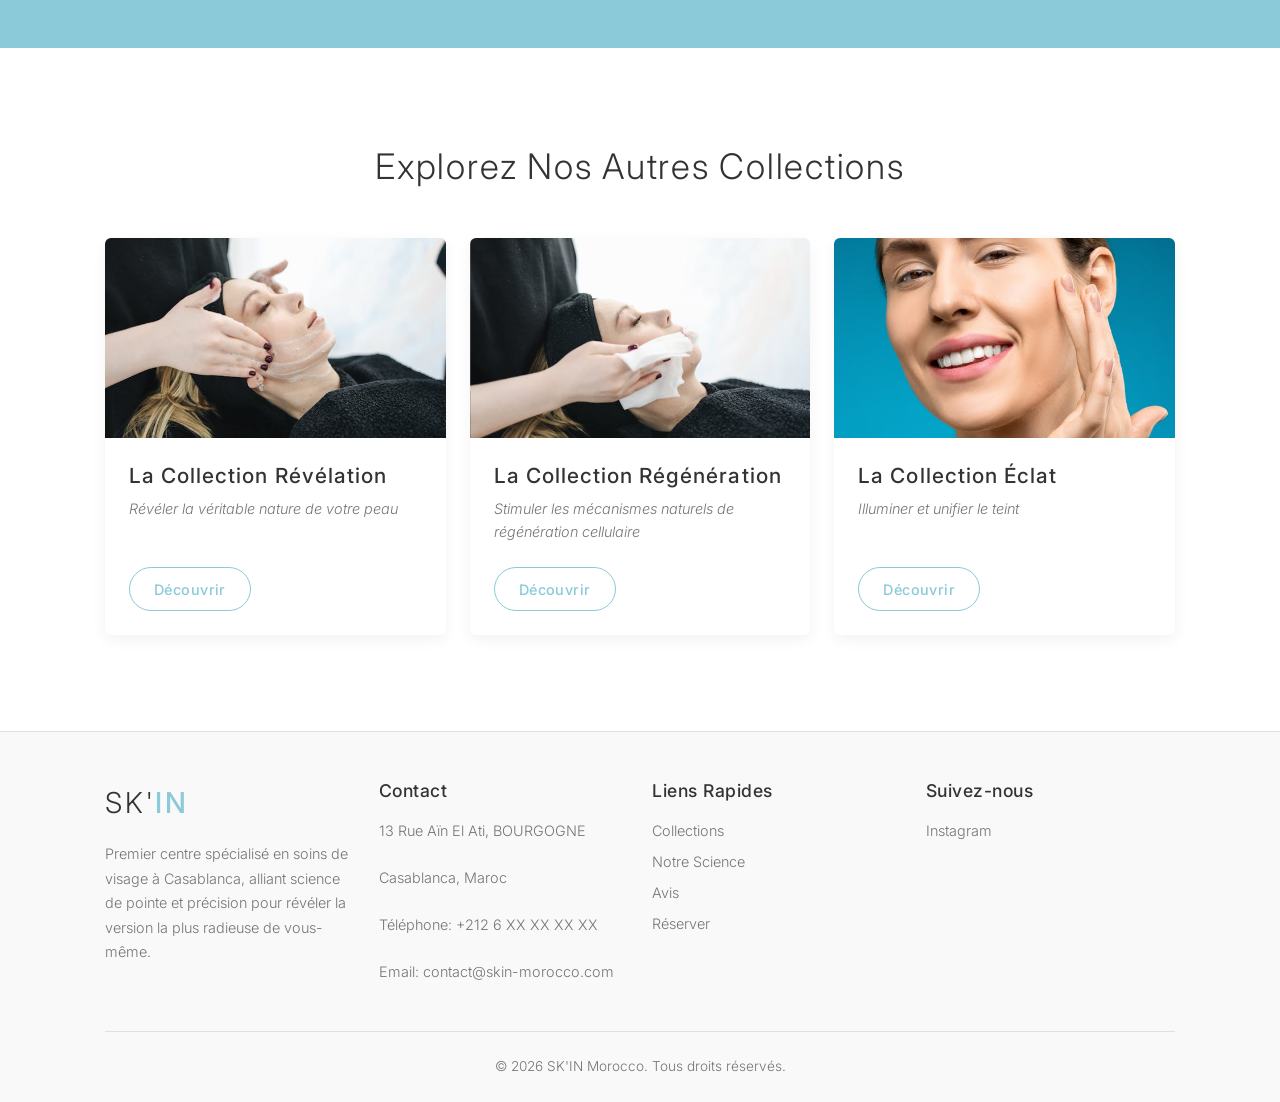
<file: liftsignature.html>
<!DOCTYPE html>
<html lang="fr">
<head>
    <meta charset="UTF-8">
    <meta name="viewport" content="width=device-width, initial-scale=1.0">
    <title>La Collection Lift Signature - SK'IN Morocco</title>
    <meta name="description" content="Découvrez la Collection Lift Signature de SK'IN Morocco - Des soins sculptants qui redéfinissent les contours et restaurent la fermeté pour une peau visiblement plus jeune.">
    <!-- Harmonized Font -->
    <link href="https://fonts.googleapis.com/css2?family=Inter:wght@200;300;400;500;600;700&display=swap" rel="stylesheet">
    <!-- Font Awesome (CSS Version) -->
    <link rel="stylesheet" href="https://cdnjs.cloudflare.com/ajax/libs/font-awesome/6.0.0/css/all.min.css" integrity="sha512-9usAa10IRO0HhonpyAIVpjrylPvoDwiPUiKdWk5t3PyolY1cOd4DSE0Ga+ri4AuTroPR5aQvXU9xC6qOPnzFeg==" crossorigin="anonymous" referrerpolicy="no-referrer" />
    <!-- Link to Harmonized Stylesheet -->
    <link rel="stylesheet" href="css/style.css">
</head>
<body>
    <!-- Header (remains the same) -->
    <header>
        <div class="header-container">
            <a href="index.html" class="logo">SK'<span>IN</span></a>
            <nav>
                <button class="mobile-menu-btn" id="mobile-menu-toggle" aria-label="Menu">
                    <i class="fas fa-bars"></i>
                </button>
                <ul id="main-nav">
                    <li><a href="index.html#collections">Collections</a></li>
                    <li><a href="index.html#science">Notre Science</a></li>
                    <li><a href="index.html#reviews">Avis</a></li>
                    <li><a href="index.html#contact">Contact</a></li>
                    <li><a href="https://www.fresha.com/a/skin-casablanca-13-rue-ain-el-ati-qdju14xa/booking" class="btn" target="_blank">Réserver</a></li>
                </ul>
            </nav>
        </div>
    </header>

    <!-- Collection Hero (Split Layout) -->
    <section class="hero collection-hero hero-split">
        <div class="container">
            <div class="hero-content">
                <p class="subtitle">Collection</p>
                <h1>Lift Signature</h1>
                <p>Redéfinir les contours et restaurer la fermeté pour une peau visiblement plus jeune et sculptée.</p>
            </div>
        </div>
         <!-- ** CHECK THIS IMAGE PATH ** -->
        <div class="hero-bg" style="background-image: url('images/collection-liftsignature.jpg');"></div>
    </section>

    <!-- Collection Intro Text -->
    <section class="section collection-intro">
        <div class="container">
            <div class="section-header text-center"> <!-- Centered header for intro -->
                <h2>La Collection Lift Signature</h2>
                <p>Notre Collection Lift Signature est conçue pour redessiner les contours du visage et restaurer la fermeté de la peau. Ces soins sculptants combinent des technologies avancées et des techniques de modelage expertes pour un effet lifting visible et durable.</p>
            </div>
        </div>
    </section>

    <!-- Services Showcase (Replaces old services-list, uses alternating image/text) -->
    <section class="section section-light services-showcase">
        <div class="container">

            <!-- Service 1: Lifting Sculptant Suprême -->
            <div class="service-block image-with-text__grid"> <!-- Text Right -->
                <div class="image-with-text__media-item grid__item">
                    <div class="image-with-text__media media--adapt">
                         <!-- Add relevant image -->
                         <img src="images/service-lifting-sculptant.jpg" alt="Lifting Sculptant Suprême" loading="lazy" width="600" height="600">
                    </div>
                </div>
                <div class="image-with-text__text-item grid__item">
                    <div class="image-with-text__content">
                        <h3 class="service-title">Lifting Sculptant Suprême</h3>
                        <p class="service-caption">Raffermissant, Redessinant, Éclat</p> <!-- Example Caption -->
                        <div class="service-duration-price">45min-1h - 800 MAD</div>
                        <div class="service-description">
                            <p>Un soin raffermissant qui redessine les contours du visage, du cou et du décolleté. Idéal pour tous les types de peau, ce traitement restaure la fermeté, l'éclat et l'élasticité pour un effet lifting immédiat.</p>
                        </div>
                        <p class="service-original"><em>Anciennement "Lifting sculptant intense"</em></p>
                        <!-- *** UNCOMMENTED THIS BUTTON *** -->
                         <a href="https://www.fresha.com/a/skin-casablanca-13-rue-ain-el-ati-qdju14xa/booking?menu=true&serviceId=859027" class="btn btn-outline service-book-btn" target="_blank">Réserver ce soin</a>
                    </div>
                </div>
            </div>

            <!-- Service 2: Anti-Âge micro-needling -->
            <div class="service-block image-with-text__grid service-block--reverse"> <!-- Text Left -->
                 <div class="image-with-text__media-item grid__item">
                    <div class="image-with-text__media media--adapt">
                         <!-- Add relevant image -->
                         <img src="images/service-microneedling.jpg" alt="Anti-Âge micro-needling" loading="lazy" width="600" height="600">
                    </div>
                </div>
                <div class="image-with-text__text-item grid__item">
                    <div class="image-with-text__content">
                        <h3 class="service-title">Anti-Âge micro-needling</h3>
                        <p class="service-caption">Réducteur de Rides, Stimulant Collagène, Raffermissant</p> <!-- Example Caption -->
                        <div class="service-duration-price">45 min - 1 500 MAD</div>
                        <div class="service-description">
                           <p>Un traitement de micro-needling à double action qui réduit visiblement les rides d'expression tout en prévenant l'apparition de nouvelles rides. La stimulation du collagène redonne à la peau sa structure et sa fermeté d'antan.</p>
                        </div>
                        <p class="service-original"><em>Anciennement "Anti-Âge"</em></p>
                         <!-- *** UNCOMMENTED THIS BUTTON *** -->
                         <a href="https://www.fresha.com/a/skin-casablanca-13-rue-ain-el-ati-qdju14xa/booking?menu=true&serviceId=1050053" class="btn btn-outline service-book-btn" target="_blank">Réserver ce soin</a>
                    </div>
                </div>
            </div>

            <!-- Service 3: Haute Couture 111Skin -->
            <div class="service-block image-with-text__grid"> <!-- Text Right -->
                 <div class="image-with-text__media-item grid__item">
                    <div class="image-with-text__media media--adapt">
                          <!-- Add relevant image -->
                         <img src="images/service-haute-couture.jpg" alt="Haute Couture 111Skin" loading="lazy" width="600" height="600">
                    </div>
                </div>
                <div class="image-with-text__text-item grid__item">
                    <div class="image-with-text__content">
                         <h3 class="service-title">Haute Couture 111Skin</h3>
                        <p class="service-caption">Sur Mesure, Luxe, Traitement Profond</p> <!-- Example Caption -->
                        <div class="service-duration-price">1h30 - 2 600 MAD</div>
                        <div class="service-description">
                            <p>Un soin entièrement sur mesure, une combinaison de luxe, détente et traitement en profondeur. Chaque étape est personnalisée selon les besoins spécifiques de votre peau pour des résultats incomparables.</p>
                        </div>
                        <p class="service-original"><em>Anciennement "Be spoken - Haute couture by 111Skin"</em></p>
                         <!-- *** UNCOMMENTED THIS BUTTON *** -->
                         <a href="https://www.fresha.com/a/skin-casablanca-13-rue-ain-el-ati-qdju14xa/booking?menu=true&serviceId=859078" class="btn btn-outline service-book-btn" target="_blank">Réserver ce soin</a>
                    </div>
                </div>
            </div>

        </div>
    </section>

    <!-- REMOVED Collection Benefits Section -->

    <!-- Call to Action (remains the same) -->
    <section class="section-accent">
        <div class="container text-center">
            <h2>Redessinez les Contours de Votre Visage</h2>
            <p>Réservez votre soin de la Collection Lift Signature dès aujourd'hui et découvrez le pouvoir sculptant de nos protocoles exclusifs.</p>
            <a href="https://www.fresha.com/a/skin-casablanca-13-rue-ain-el-ati-qdju14xa/booking" class="btn btn-dark" target="_blank">Réserver Maintenant</a>
        </div>
    </section>

    <!-- Other Collections (remains the same) -->
    <section class="section">
        <div class="container">
            <div class="section-header text-center">
                <h2>Explorez Nos Autres Collections</h2>
            </div>
            <div class="collections-grid">
                <!-- Card 1: Révélation -->
                <div class="collection-card">
                    <div class="collection-img" style="background-image: url('images/collection-revelation.jpg');"></div>
                    <div class="collection-content">
                        <h3 class="collection-title">La Collection Révélation</h3>
                        <p class="collection-essence">Révéler la véritable nature de votre peau</p>
                        <a href="revelation.html" class="btn btn-outline">Découvrir</a>
                    </div>
                </div>
                <!-- Card 2: Régénération -->
                <div class="collection-card">
                    <div class="collection-img" style="background-image: url('images/collection-regeneration.jpg');"></div>
                    <div class="collection-content">
                        <h3 class="collection-title">La Collection Régénération</h3>
                        <p class="collection-essence">Stimuler les mécanismes naturels de régénération cellulaire</p>
                        <a href="regeneration.html" class="btn btn-outline">Découvrir</a>
                    </div>
                </div>
                 <!-- Card 3: Éclat -->
                 <div class="collection-card">
                    <div class="collection-img" style="background-image: url('images/collection-eclat.jpg');"></div>
                    <div class="collection-content">
                        <h3 class="collection-title">La Collection Éclat</h3>
                        <p class="collection-essence">Illuminer et unifier le teint</p>
                        <a href="eclat.html" class="btn btn-outline">Découvrir</a>
                    </div>
                </div>
                 <!-- Add other relevant cards (Fondamentale, Ciblée) here if needed -->
            </div>
        </div>
    </section>

    <!-- Footer (remains the same) -->
    <footer id="contact">
        <div class="container">
            <div class="footer-grid">
                 <div class="footer-about">
                     <div class="footer-logo">SK'<span>IN</span></div>
                     <p>Premier centre spécialisé en soins de visage à Casablanca, alliant science de pointe et précision pour révéler la version la plus radieuse de vous-même.</p>
                 </div>
                 <div class="footer-contact">
                     <h4>Contact</h4>
                     <p>13 Rue Aïn El Ati, BOURGOGNE</p>
                     <p>Casablanca, Maroc</p>
                     <p>Téléphone: +212 6 XX XX XX XX</p> <!-- Placeholder -->
                     <p>Email: contact@skin-morocco.com</p>
                 </div>
                 <div class="footer-links">
                     <h4>Liens Rapides</h4>
                     <ul>
                         <li><a href="index.html#collections">Collections</a></li>
                         <li><a href="index.html#science">Notre Science</a></li>
                         <li><a href="index.html#reviews">Avis</a></li>
                         <li><a href="https://www.fresha.com/a/skin-casablanca-13-rue-ain-el-ati-qdju14xa/booking" target="_blank">Réserver</a></li>
                     </ul>
                 </div>
                 <div class="footer-social">
                     <h4>Suivez-nous</h4>
                     <ul>
                         <li><a href="https://www.instagram.com/skin.morocco/" target="_blank">Instagram</a></li>
                         <!-- <li><a href="#" target="_blank">Facebook</a></li> -->
                     </ul>
                 </div>
            </div>
            <div class="footer-bottom">
                <p>© <script>document.write(new Date().getFullYear());</script> SK'IN Morocco. Tous droits réservés.</p>
            </div>
        </div>
    </footer>

    <!-- Link to Harmonized JS -->
    <script src="js/main.js"></script>
</body>
</html>
</file>
<file: css/style.css>
/* ========================================= */
/* SK'IN Morocco Harmonized Stylesheet       */
/* Apply this to all pages EXCEPT index.html */
/* ========================================= */

/* --- BASE STYLES & VARIABLES --- */
:root {
    --bg-color: #FFFFFF;
    --bg-light: #F9F9F9; /* Light background for alternate sections */
    --text-color-primary: #333333;
    --text-color-secondary: #757575;
    --bubble-bg: #FFFFFF; /* Variable kept for potential future use */
    --bubble-border: #E0E0E0; /* Used for borders */
    --bubble-shadow: rgba(0, 0, 0, 0.04); /* Used for subtle shadows */
    --accent-blue: #8BCAD8; /* Primary accent color */
    --bubble-hover-border: var(--accent-blue); /* Kept for potential use */
    --bubble-hover-shadow: rgba(139, 202, 216, 0.15); /* Kept for potential use */
    --accent-dark: #444; /* Darker accent for buttons/links */
    --font-primary: 'Inter', sans-serif; /* Harmonized Font */
    --avatar-bg: #F5F3EF; /* Soft beige */
    --border-radius: 6px; /* Slightly softer radius */
    --transition: all 0.3s ease;
    --spacing-xs: 0.5rem;
    --spacing-sm: 1rem;
    --spacing-md: 1.5rem;
    --spacing-lg: 3rem;
    --spacing-xl: 6rem;
}

* {
    margin: 0;
    padding: 0;
    box-sizing: border-box;
    font-family: var(--font-primary);
    -webkit-font-smoothing: antialiased;
    -moz-osx-font-smoothing: grayscale;
}

html {
    scroll-behavior: smooth;
    font-size: 16px;
}

body {
    background-color: var(--bg-color);
    color: var(--text-color-primary);
    min-height: 100vh;
    line-height: 1.6;
}

/* --- LAYOUT --- */
.container {
    max-width: 1100px;
    width: 90%;
    margin: 0 auto;
    padding: 0 15px;
}

/* --- TYPOGRAPHY --- */
h1, h2, h3, h4, h5, h6 {
    font-weight: 300; /* Lighter headings */
    line-height: 1.3;
    margin-bottom: var(--spacing-md);
    letter-spacing: 0.05em;
}

h1 { font-size: 3rem; }
h2 { font-size: 2.2rem; margin-bottom: var(--spacing-lg); } /* Consistent bottom margin for section titles */
h3 { font-size: 1.6rem; font-weight: 400; }
h4 { font-size: 1.1rem; font-weight: 500; margin-bottom: var(--spacing-sm); }

p {
    margin-bottom: var(--spacing-md);
    color: var(--text-color-secondary);
    font-weight: 300;
}
p:last-child { margin-bottom: 0; }

a {
    color: var(--accent-blue);
    text-decoration: none;
    transition: var(--transition);
}
a:hover { color: #6aa9b8; } /* Darker accent blue on hover */

.subtitle {
    font-size: 0.9rem;
    font-weight: 500;
    color: var(--accent-blue);
    letter-spacing: 0.1em;
    text-transform: uppercase;
    margin-bottom: var(--spacing-sm);
}

/* --- HEADER --- */
header {
    position: fixed;
    top: 0;
    left: 0;
    width: 100%;
    background-color: rgba(255, 255, 255, 0.95);
    box-shadow: 0 2px 10px rgba(0, 0, 0, 0.05);
    z-index: 1000;
    padding: var(--spacing-sm) 0;
    backdrop-filter: blur(5px);
    transition: padding 0.3s ease;
}
header.scrolled {
    padding: calc(var(--spacing-sm) * 0.8) 0;
    box-shadow: 0 4px 15px rgba(0, 0, 0, 0.08);
}

.header-container {
    display: flex;
    justify-content: space-between;
    align-items: center;
    max-width: 1200px;
    margin: 0 auto;
    padding: 0 20px;
}

.logo {
    font-size: 1.8rem;
    font-weight: 300;
    color: var(--text-color-primary);
    text-decoration: none;
    letter-spacing: 0.1em;
}
.logo span {
    font-weight: 500;
    color: var(--accent-blue);
}

header nav ul {
    display: flex;
    align-items: center;
    list-style: none;
    gap: 1.8rem;
}
header nav a {
    text-decoration: none;
    color: var(--text-color-secondary);
    font-weight: 400;
    font-size: 0.95rem;
    transition: color 0.3s ease;
}
header nav a:hover,
header nav a.active {
    color: var(--accent-blue);
}

.mobile-menu-btn {
    display: none;
    background: none;
    border: none;
    font-size: 1.5rem;
    color: var(--text-color-primary);
    cursor: pointer;
}

/* --- BUTTONS --- */
.btn {
    display: inline-block;
    background-color: var(--accent-blue);
    color: var(--bg-color);
    padding: 0.8rem 1.8rem;
    border-radius: 50px; /* Pill shape */
    text-decoration: none;
    font-weight: 500;
    font-size: 0.9rem;
    transition: background-color 0.3s ease, transform 0.2s ease, box-shadow 0.3s ease;
    border: 1px solid var(--accent-blue);
    cursor: pointer;
    text-align: center;
    letter-spacing: 0.03em;
}
.btn:hover {
    background-color: #7ab8c7;
    transform: translateY(-2px);
    box-shadow: 0 4px 10px rgba(139, 202, 216, 0.3);
}

.btn-dark {
    background-color: var(--text-color-primary);
    border-color: var(--text-color-primary);
    color: var(--bg-color);
}
.btn-dark:hover {
    background-color: var(--text-color-secondary);
    border-color: var(--text-color-secondary);
    box-shadow: 0 4px 10px rgba(0, 0, 0, 0.15);
}

/* Outline button for collection cards */
.btn-outline {
    background-color: transparent;
    border: 1px solid var(--accent-blue);
    color: var(--accent-blue);
    padding: 0.6rem 1.5rem; /* Slightly smaller padding */
}
.btn-outline:hover {
    background-color: var(--accent-blue);
    color: var(--bg-color);
    box-shadow: none; /* Remove shadow for outline hover */
}

/* --- SECTIONS --- */
.section {
    padding: var(--spacing-xl) 0;
}
.section-light {
    background-color: var(--bg-light);
}
.section-accent {
    background-color: var(--accent-blue);
    color: var(--bg-color);
    padding: var(--spacing-lg) 0; /* Slightly less padding for CTA */
}
.section-accent h2 { color: var(--bg-color); margin-bottom: 1rem; } /* Reduce margin for CTA */
.section-accent p { color: rgba(255, 255, 255, 0.9); margin-bottom: var(--spacing-lg); }

.section-header {
    text-align: center;
    margin-bottom: var(--spacing-lg); /* Consistent spacing */
}
.section-header h2 {
    margin-bottom: var(--spacing-md); /* Space between title and paragraph */
}
.section-header p {
    max-width: 700px;
    margin: 0 auto;
    font-size: 1.1rem; /* Larger intro text */
}

/* --- HERO SECTIONS --- */
.hero {
    position: relative;
    display: flex;
    align-items: center;
    color: var(--bg-color); /* Default text color if bg image fails */
    min-height: 75vh; /* Base height for heroes */
    padding: 120px var(--spacing-sm) 60px;
    overflow: hidden;
}

/* Split Hero Layout (Used on Collection Pages via .hero-split class) */
.hero.hero-split {
    background-color: var(--bg-light); /* Light background for the text side */
    color: var(--text-color-primary); /* Dark text on light background */
    min-height: 75vh; /* Explicit height for split layout */
    justify-content: flex-start; /* Align container to the left */
    text-align: left; /* Align text to the left */
}
.hero.hero-split .container {
    width: 50%; /* Limit container to left half */
    max-width: 600px; /* Further limit text width if needed */
    padding-right: var(--spacing-lg); /* Space between text and image edge */
    margin: 0; /* Reset auto margin */
    padding-left: calc((100vw - 1100px)/2 + 15px); /* Align with global container padding */
    z-index: 1; /* Ensure text container is above bg */
}
@media (max-width: 1200px) { /* Use percentage based padding within container width */
     .hero.hero-split .container {
         padding-left: 5vw; /* Adjust as needed */
         padding-right: var(--spacing-md);
     }
}
.hero.hero-split .hero-content {
    max-width: 100%; /* Content takes full width of its container */
}
.hero.hero-split .subtitle { color: var(--accent-blue); } /* Use new theme accent */
.hero.hero-split h1 { color: var(--text-color-primary); } /* Dark heading */
.hero.hero-split p {
    color: var(--text-color-secondary); /* Secondary color for paragraph */
    margin-left: 0; margin-right: 0; max-width: 100%;
    font-size: 1.1rem; font-weight: 300; margin-bottom: var(--spacing-lg);
}
.hero.hero-split .hero-bg {
    position: absolute; top: 0; right: 0; left: auto; /* Override default */
    width: 50%; /* Image takes right half */ height: 100%;
    background-size: cover; background-position: center center;
    z-index: 0; /* Behind text container */
}
/* No overlay for the split hero */
.hero.hero-split .hero-bg::after { display: none; }

/* Specific class for collection heroes, primarily semantic */
.hero.collection-hero {
    /* Uses .hero-split styles by default on collection pages */
}


/* --- COLLECTION PAGE SPECIFIC STYLES --- */

/* Services List (Collection Pages) */
.services-list {
    max-width: 800px; /* Constrain width for readability */
    margin: var(--spacing-lg) auto 0; /* Center and add top margin */
}
.service-item {
    background-color: var(--bg-color); /* White background for contrast */
    padding: var(--spacing-md);
    border: 1px solid var(--bubble-border);
    border-radius: var(--border-radius);
    margin-bottom: var(--spacing-md);
    box-shadow: 0 2px 5px rgba(0,0,0,0.03);
}
.service-header {
    display: flex;
    justify-content: space-between;
    align-items: flex-start; /* Align items top */
    margin-bottom: var(--spacing-sm);
    gap: var(--spacing-sm);
}
/* .service-title defined below in showcase, using specificity */
.service-title {
    font-size: 1.3rem; /* Adjust size */
    font-weight: 500;
    margin-bottom: var(--spacing-xs);
    letter-spacing: 0.03em;
}
/* .service-duration-price defined below in showcase, using specificity */
.service-duration-price {
    font-size: 0.95rem; /* Slightly larger */
    font-weight: 400;
    color: var(--text-color-secondary);
    flex-shrink: 0; /* Prevent wrapping */
    text-align: right;
}
/* .service-description defined below in showcase, using specificity */
.service-description {
    font-size: 0.95rem;
    margin-bottom: var(--spacing-xs);
}
/* .service-original defined below in showcase, using specificity */
.service-original { /* "Formerly..." text */
    font-size: 0.85rem;
    color: var(--text-color-secondary);
    font-style: italic;
    margin-top: var(--spacing-sm);
}

/* Benefits Grid (Collection Pages) */
.benefits-grid {
    display: grid;
    grid-template-columns: repeat(auto-fit, minmax(250px, 1fr));
    gap: var(--spacing-md);
    margin-top: var(--spacing-lg);
}
.benefit-item {
    text-align: center;
    padding: var(--spacing-md);
    background-color: var(--bg-color); /* Optional: add background */
    border: 1px solid var(--bubble-border);
    border-radius: var(--border-radius);
}
.benefit-item h4 {
    color: var(--accent-blue); /* Use accent for benefit titles */
    font-weight: 500;
}
.benefit-item p {
    font-size: 0.9rem;
}

/* Other Collections Grid (Collection Pages) */
.collections-grid {
    display: grid;
    grid-template-columns: repeat(auto-fit, minmax(280px, 1fr));
    gap: var(--spacing-md);
    margin-top: var(--spacing-lg);
}
.collection-card {
    background-color: var(--bg-color);
    border-radius: var(--border-radius);
    overflow: hidden;
    box-shadow: 0 5px 15px rgba(0, 0, 0, 0.05);
    transition: var(--transition);
    display: flex;
    flex-direction: column;
}
.collection-card:hover {
    transform: translateY(-5px);
    box-shadow: 0 10px 25px rgba(0, 0, 0, 0.08);
}
.collection-img {
    height: 200px;
    background-size: cover;
    background-position: center;
}
.collection-content {
    padding: var(--spacing-md);
    display: flex;
    flex-direction: column;
    flex-grow: 1; /* Allow content to grow */
    justify-content: space-between; /* Push button to bottom */
}
.collection-title {
    font-size: 1.3rem; /* Harmonize size */
    margin-bottom: var(--spacing-xs);
    font-weight: 500;
}
.collection-essence {
    font-size: 0.9rem;
    font-style: italic;
    color: var(--text-color-secondary);
    margin-bottom: var(--spacing-md);
    flex-grow: 1; /* Allow essence text to take space */
}
.collection-content .btn-outline {
    align-self: flex-start; /* Align button left */
    margin-top: auto; /* Push button down */
}

/* --- COLLECTION PAGE - INTRO TEXT --- */
.collection-intro .section-header {
    margin-bottom: 0; /* Remove bottom margin if text follows immediately */
}
.collection-intro .section-header p {
    font-size: 1.1rem; /* Keep intro paragraph size */
}

/* --- COLLECTION PAGE - SERVICES SHOWCASE (Alternating Image/Text) --- */
.services-showcase {
    /* section-light background is already applied */
}

.service-block.image-with-text__grid {
    display: flex;
    flex-wrap: wrap; /* Allow stacking on mobile */
    align-items: center;
    gap: var(--spacing-lg); /* Gap between image and text */
    margin-bottom: var(--spacing-xl); /* Space between service blocks */
}
.service-block.image-with-text__grid:last-child {
    margin-bottom: 0;
}

/* Alternating order */
.service-block--reverse {
    flex-direction: row-reverse;
}

.image-with-text__media-item,
.image-with-text__text-item {
    flex: 1; /* Each takes half the space */
    min-width: 280px; /* Prevent excessive shrinking */
}

.image-with-text__media {
    position: relative;
    overflow: hidden;
    border-radius: var(--border-radius);
    background-color: var(--bg-light); /* Placeholder background */
}
.image-with-text__media.media--adapt {
     padding-bottom: 100%; /* Default to square aspect ratio */
     height: 0;
}
.image-with-text__media img {
    position: absolute;
    top: 0;
    left: 0;
    width: 100%;
    height: 100%;
    object-fit: cover;
    transition: transform 0.4s ease;
}
.image-with-text__media img:hover {
    transform: scale(1.03);
}

.image-with-text__content {
    padding: var(--spacing-sm) 0; /* Add some vertical padding */
}

.service-caption {
    /* text--caption, caption-with-letter-spacing, caption-with-letter-spacing--medium */
    font-size: 0.85rem;
    text-transform: uppercase;
    letter-spacing: 0.1em;
    color: var(--text-color-secondary);
    margin-bottom: var(--spacing-xs);
}

/* Service title specific to showcase blocks - reuses H3 styles from base */
.image-with-text__content .service-title { /* Already styled H3 */
    margin-bottom: var(--spacing-xs); /* Adjust spacing */
    font-size: 1.6rem; /* Explicitly use H3 size */
    font-weight: 400; /* Explicitly use H3 weight */
    letter-spacing: 0.05em; /* Explicitly use heading letter-spacing */
    color: var(--text-color-primary); /* Ensure primary color */
}

/* Service duration/price specific to showcase blocks */
.image-with-text__content .service-duration-price {
    font-size: 0.95rem;
    font-weight: 500; /* Make slightly bolder */
    color: var(--text-color-primary); /* Use primary text color */
    margin-bottom: var(--spacing-sm);
    text-align: left; /* Override default right align */
    flex-shrink: initial; /* Override default */
}

/* Service description specific to showcase blocks */
.image-with-text__content .service-description {
    font-size: 0.95rem;
    color: var(--text-color-secondary);
    margin-bottom: var(--spacing-sm);
}
.image-with-text__content .service-description p { /* Ensure paragraphs inside have correct styling */
     color: var(--text-color-secondary);
     font-weight: 300;
     margin-bottom: var(--spacing-sm);
     font-size: 0.95rem; /* Ensure p inherits size */
}
.image-with-text__content .service-description p:last-child { margin-bottom: 0; }

/* Service original text specific to showcase blocks */
.image-with-text__content .service-original { /* "Formerly..." text */
    font-size: 0.85rem;
    color: var(--text-color-secondary);
    font-style: italic;
    margin-top: var(--spacing-sm);
    margin-bottom: var(--spacing-md); /* Space before button if added */
}

.service-book-btn { /* Optional button specific to service block */
    margin-top: var(--spacing-md);
}


/* --- Responsive Adjustments for Service Showcase --- */
/* Moved to main @media (max-width: 768px) block below */

/* --- END Services Showcase CSS --- */


/* --- FOOTER --- */
footer {
    background-color: var(--bg-light); /* Light footer */
    color: var(--text-color-secondary);
    padding: var(--spacing-lg) 0 var(--spacing-md);
    font-size: 0.9rem;
    border-top: 1px solid var(--bubble-border);
}
.footer-grid {
    display: grid;
    grid-template-columns: repeat(auto-fit, minmax(200px, 1fr));
    gap: var(--spacing-md);
    margin-bottom: var(--spacing-lg);
}
.footer-logo {
    font-size: 1.8rem; font-weight: 300; color: var(--text-color-primary);
    margin-bottom: var(--spacing-sm); letter-spacing: 0.1em;
}
.footer-logo span { font-weight: 500; color: var(--accent-blue); }
.footer-about p { line-height: 1.7; font-weight: 300; }
footer h4 {
    font-size: 1.1rem; font-weight: 500; color: var(--text-color-primary);
    margin-bottom: var(--spacing-sm); letter-spacing: 0.03em;
}
footer ul { list-style: none; padding: 0; }
footer ul li { margin-bottom: var(--spacing-xs); }
footer a {
    color: var(--text-color-secondary);
    text-decoration: none; transition: color 0.3s ease; font-weight: 300;
}
footer a:hover { color: var(--accent-blue); }
.footer-bottom {
    text-align: center; padding-top: var(--spacing-md);
    border-top: 1px solid var(--bubble-border);
    font-size: 0.85rem; font-weight: 300;
}

/* --- RESPONSIVE ADJUSTMENTS --- */
@media (max-width: 992px) {
    html { font-size: 15px; }
    h1 { font-size: 2.8rem; }
    h2 { font-size: 2rem; }
    .section { padding: var(--spacing-lg) 0; }

    /* Adjust split hero for tablet */
    .hero.hero-split { min-height: 65vh; }
    .hero.hero-split .container {
        width: 55%; /* More space for text */
        padding-right: var(--spacing-md);
        padding-left: 3vw; /* Adjusted smaller screen padding */
    }
    .hero.hero-split .hero-bg { width: 45%; }
}

@media (max-width: 768px) {
    .header-container { padding: 0 15px; }
    header nav ul {
        display: none; position: absolute; top: 100%; left: 0; width: 100%;
        background-color: var(--bg-color); flex-direction: column;
        padding: var(--spacing-sm) 0; box-shadow: 0 5px 10px rgba(0, 0, 0, 0.05);
        gap: 0; border-top: 1px solid var(--bubble-border);
    }
    header nav ul.active { display: flex; }
    header nav ul li { width: 100%; text-align: center; }
    header nav ul li a { display: block; padding: var(--spacing-sm) 0; width: 100%; }
    header nav .btn { display: block; margin: var(--spacing-sm) auto; width: 80%; }

    .mobile-menu-btn { display: block; }

    h1 { font-size: 2.5rem; letter-spacing: 0.05em; }
    .hero p { font-size: 1rem; }
    .section { padding: var(--spacing-lg) 0; }
    .section-header h2 { font-size: 1.8rem; }
    .footer-grid { grid-template-columns: 1fr; text-align: center;}
    .footer-about p { max-width: 400px; margin-left: auto; margin-right: auto; }

    /* Stack the split hero layout */
    .hero.hero-split {
        min-height: auto; padding-top: 100px; padding-bottom: var(--spacing-lg);
        text-align: center; background-color: var(--bg-color);
        flex-direction: column; /* Stack elements */
    }
    .hero.hero-split .container {
        width: 100%;
        max-width: 100%;
        padding-left: 15px; /* Revert to standard padding when stacked */
        padding-right: 15px;
        margin: 0 auto; order: 2; /* Text below image */
    }
    .hero.hero-split .hero-content { max-width: 90%; margin: 0 auto; }
    .hero.hero-split p { margin-left: auto; margin-right: auto; }
    .hero.hero-split .hero-bg {
        position: relative;
        width: 100%;
        height: 35vh; /* Use viewport height for better adaptability */
        min-height: 280px; /* Minimum height */
        order: 1; /* Image above text */ right: auto; left: auto; top: auto;
        margin-bottom: var(--spacing-lg); /* Space between stacked image and text */
    }


    /* --- Adjust Service Showcase for Mobile --- */
    .service-block.image-with-text__grid,
    .service-block--reverse.image-with-text__grid {
        flex-direction: column; /* Stack vertically */
        gap: var(--spacing-md); /* Reduce gap */
        margin-bottom: var(--spacing-lg);
    }
     .image-with-text__media-item,
    .image-with-text__text-item {
        flex-basis: 100%; /* Take full width */
        min-width: auto;
        width: 100%; /* Explicitly set width */
    }
     .image-with-text__media.media--adapt {
         padding-bottom: 80%; /* Adjust aspect ratio for mobile - try ~4:3 or similar */
         height: 0; /* Keep for padding-bottom technique */
     }
     /* Ensure image is visible within its container */
     .image-with-text__media img {
        position: absolute;
        top: 0;
        left: 0;
        width: 100%;
        height: 100%;
        object-fit: cover;
    }

    .image-with-text__content {
         text-align: center; /* Center text on mobile */
         padding: var(--spacing-sm) 0; /* Reset padding */
    }
     /* Center elements within the text block */
     .image-with-text__content .service-title,
     .image-with-text__content .service-duration-price,
     .image-with-text__content .service-description,
     .image-with-text__content .service-original {
          text-align: center;
     }
     .image-with-text__content .service-description p {
          text-align: center; /* Ensure paragraphs inside are centered too */
     }
     .image-with-text__content .service-duration-price {
         margin-left: auto;
         margin-right: auto;
         /* text-align: center; */ /* Already covered by parent */
     }

    .service-book-btn {
        display: block; /* Make button centered block */
        margin-left: auto;
        margin-right: auto;
        max-width: 300px;
    }
    /* --- End Service Showcase Mobile Adjustments --- */


    /* Adjust services list layout for mobile */
    .services-list { width: 100%; }
    .service-item .service-header { flex-direction: column; align-items: flex-start; } /* Target only service-item */
    .service-item .service-duration-price { text-align: left; margin-top: var(--spacing-xs); } /* Target only service-item */
}

@media (max-width: 480px) {
    html { font-size: 14px; }
    h1 { font-size: 2rem; }
    h2 { font-size: 1.6rem; }
    .section-header h2 { font-size: 1.6rem; }
    .benefits-grid { grid-template-columns: 1fr; }
    .collections-grid { grid-template-columns: 1fr; }
    .btn { padding: 0.7rem 1.5rem; font-size: 0.85rem; }

    .image-with-text__media.media--adapt {
        padding-bottom: 100%; /* Back to square on very small screens if desired */
    }
    .hero.hero-split .hero-bg {
        height: 30vh;
        min-height: 250px;
    }
}
</file>
